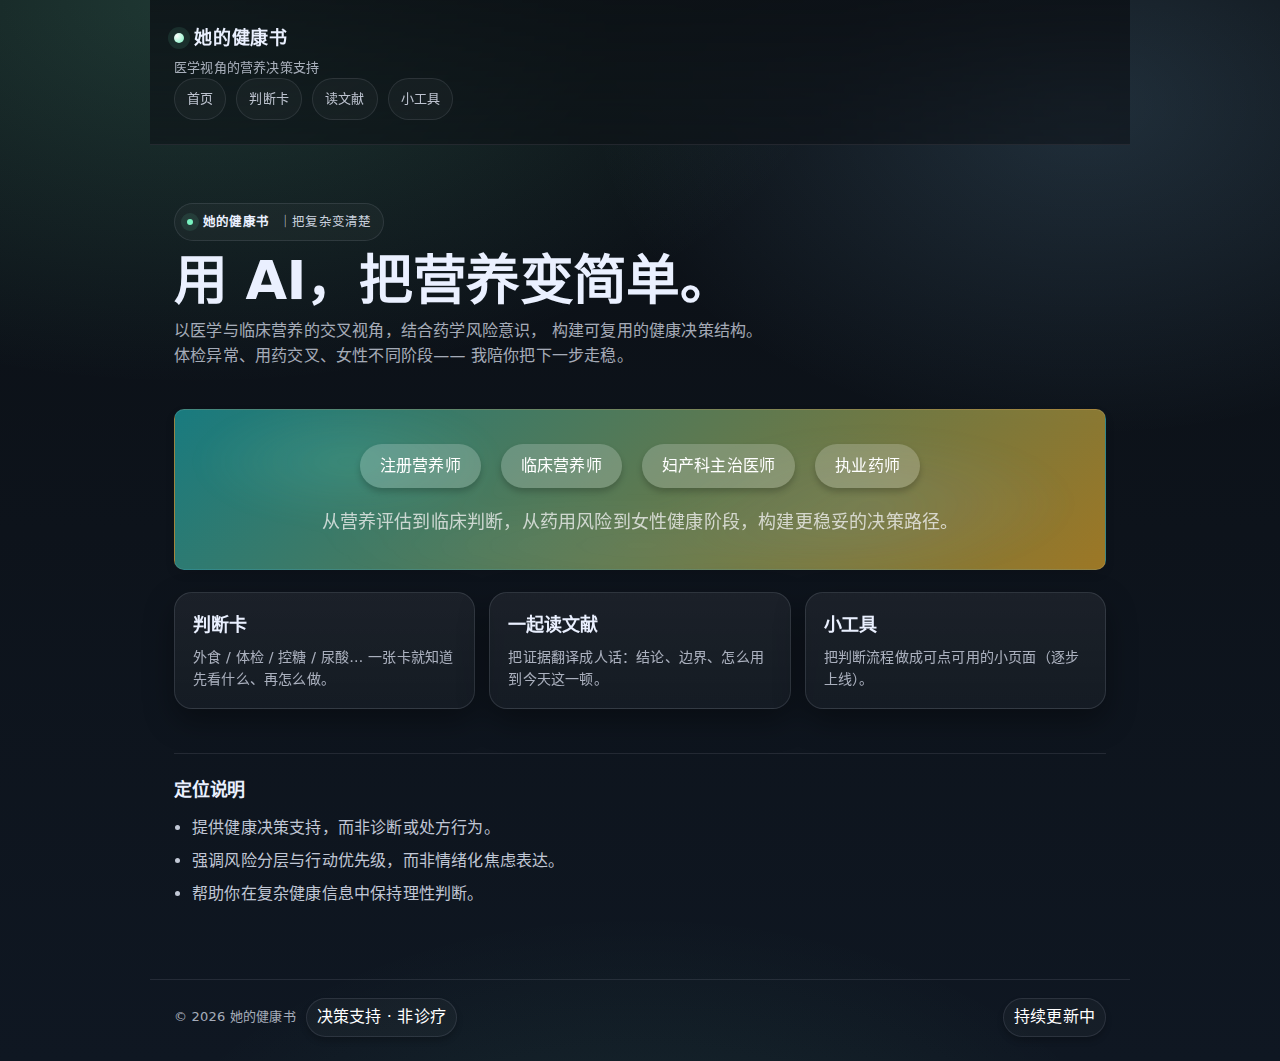
<file: index.html>
<!doctype html>
<html lang="zh-CN">
<head>
  <meta charset="utf-8" />
  <meta name="viewport" content="width=device-width, initial-scale=1" />
  <title>她的健康书｜Rose</title>
  <meta name="description" content="医学视角的营养决策支持平台。用 AI，把营养变简单。" />
  <link rel="stylesheet" href="./assets/css/style.css" />
</head>
<body>

  <header class="container">
    <div class="brand">
      <div class="logo">她的健康书</div>
      <div class="tag">医学视角的营养决策支持</div>
    </div>

    <nav class="nav">
      <a href="#start">首页</a>
      <a href="./content/judgement-cards.html">判断卡</a>
      <a href="./content/papers.html">读文献</a>
      <a href="./content/tools.html">小工具</a>
    </nav>
  </header>

  <main class="container">

    <section class="hero" id="start">

      <div class="kicker">
        <span class="dot"></span>
        <b>她的健康书</b>
        <span>｜把复杂变清楚</span>
      </div>

      <h1>用 AI，把营养变简单。</h1>

      <p class="lead">
        以医学与临床营养的交叉视角，结合药学风险意识，
        构建可复用的健康决策结构。
        <br/>
        体检异常、用药交叉、女性不同阶段——
        我陪你把下一步走稳。
      </p>

     <section class="cred">
  <div class="cred__glow"></div>
  <div class="cred__inner">
     <div class="pills">
       <!-- 显示所有身份 -->
            <span class="pill">注册营养师</span>
            <span class="pill">临床营养师</span>
            <span class="pill">妇产科主治医师</span>
            <span class="pill">执业药师</span>
        </div>
  <p class="cred__note">从营养评估到临床判断，从药用风险到女性健康阶段，构建更稳妥的决策路径。</p>
</section>

      <div class="cards">
        <a class="card" href="./content/judgement-cards.html">
          <h2>判断卡</h2>
          <p>外食 / 体检 / 控糖 / 尿酸… 一张卡就知道先看什么、再怎么做。</p>
        </a>

        <a class="card" href="./content/papers.html">
          <h2>一起读文献</h2>
          <p>把证据翻译成人话：结论、边界、怎么用到今天这一顿。</p>
        </a>

        <a class="card" href="./content/tools.html">
          <h2>小工具</h2>
          <p>把判断流程做成可点可用的小页面（逐步上线）。</p>
        </a>
      </div>

    </section>

    <section class="section">
      <h2>定位说明</h2>
      <ul class="list">
        <li>提供健康决策支持，而非诊断或处方行为。</li>
        <li>强调风险分层与行动优先级，而非情绪化焦虑表达。</li>
        <li>帮助你在复杂健康信息中保持理性判断。</li>
      </ul>
    </section>

  </main>

  <footer class="container footer">
    <div class="mini">
      <span>© <span id="y"></span> 她的健康书</span>
      <span class="pill">决策支持 · 非诊疗</span>
    </div>
    <div class="mini">
      <span class="pill">持续更新中</span>
    </div>
  </footer>

  <script>
    document.getElementById("y").textContent = new Date().getFullYear();
  </script>
<script>
  // 获取身份相关部分
  const credentials = document.querySelector('.pills');

  // 显示或隐藏身份
  let showMore = false;

  // 按钮事件
  const toggleButton = document.querySelector('.toggle-button');
  
  if (toggleButton) {
    toggleButton.addEventListener('click', () => {
      showMore = !showMore;
      updateCredentials();
    });
  }

  // 更新身份显示内容
  function updateCredentials() {
    const allCredentials = credentials.querySelectorAll('span');
    allCredentials.forEach((cred, index) => {
      if (index >= 2 && !showMore) {
        cred.style.display = 'none'; // 隐藏超过2个的身份
      } else {
        cred.style.display = 'inline-block'; // 显示所有身份
      }
    });
  }
</script>
</body>
</html>
</file>
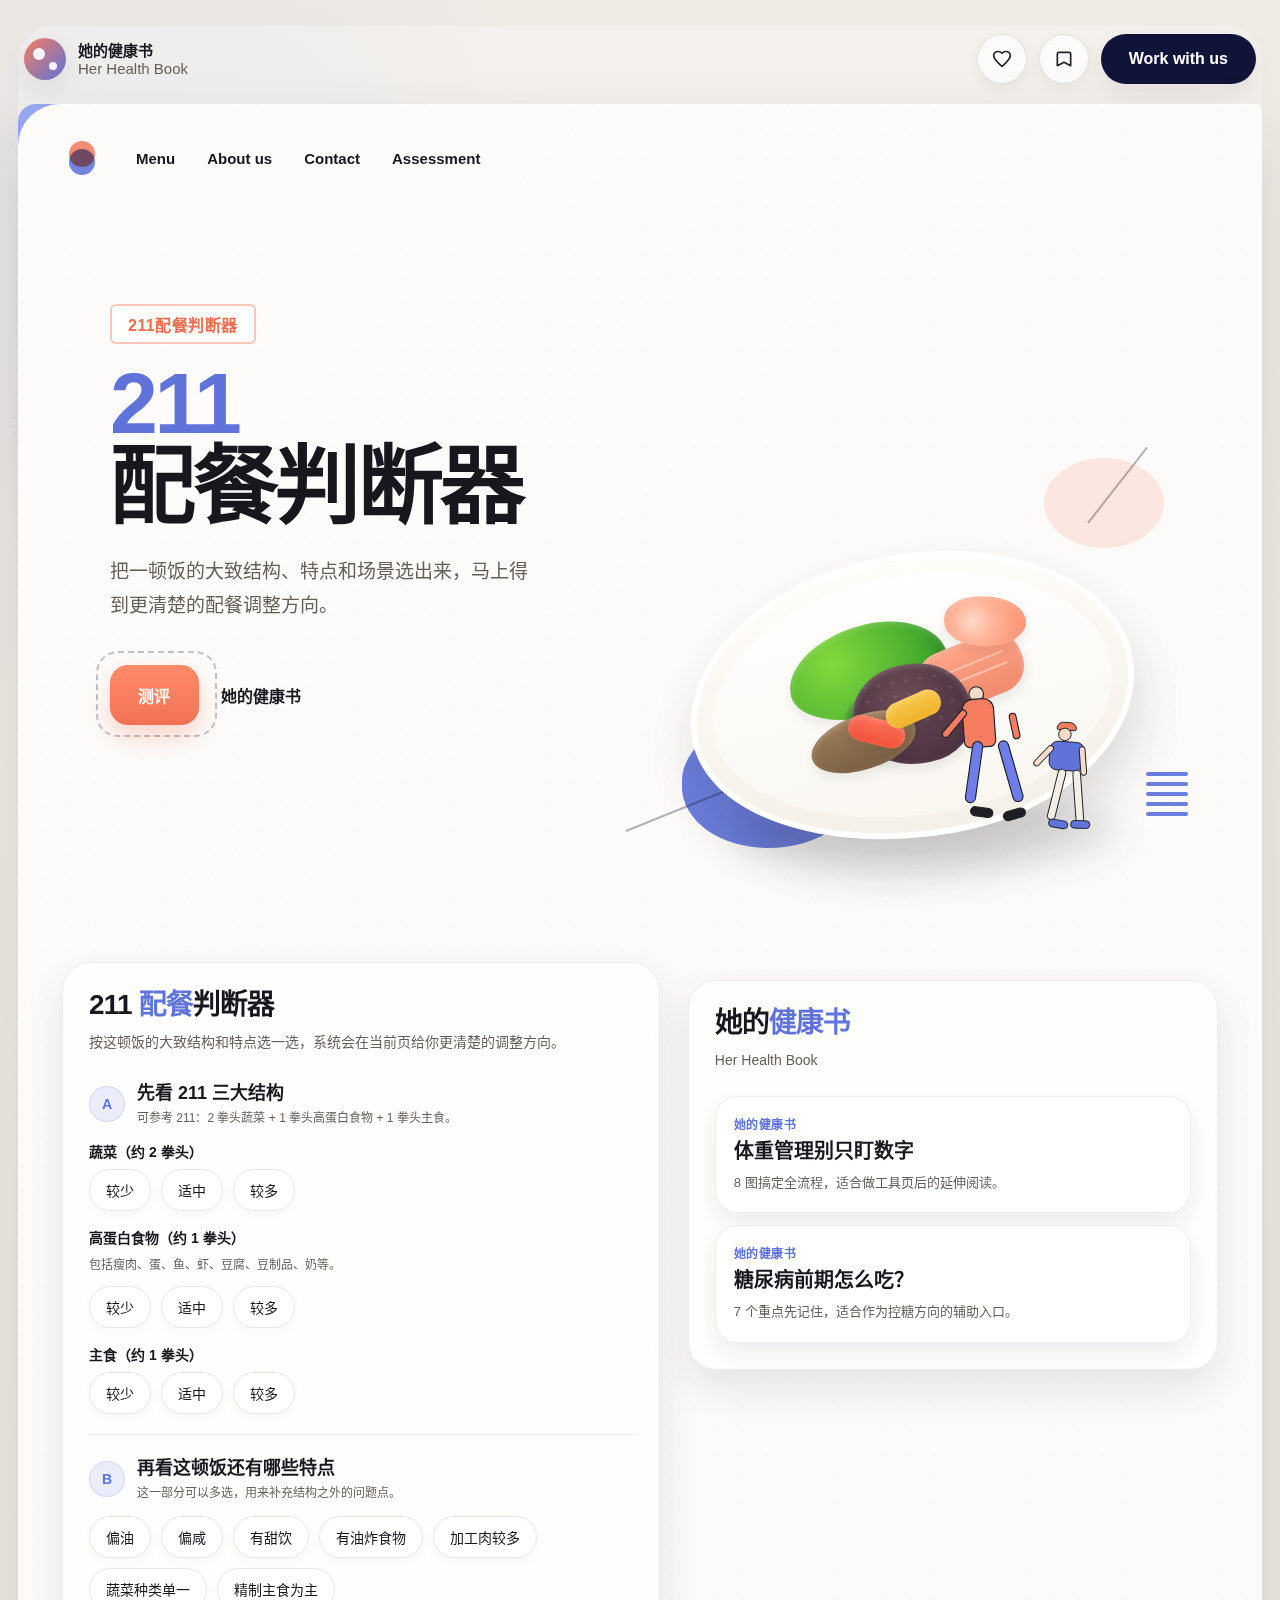
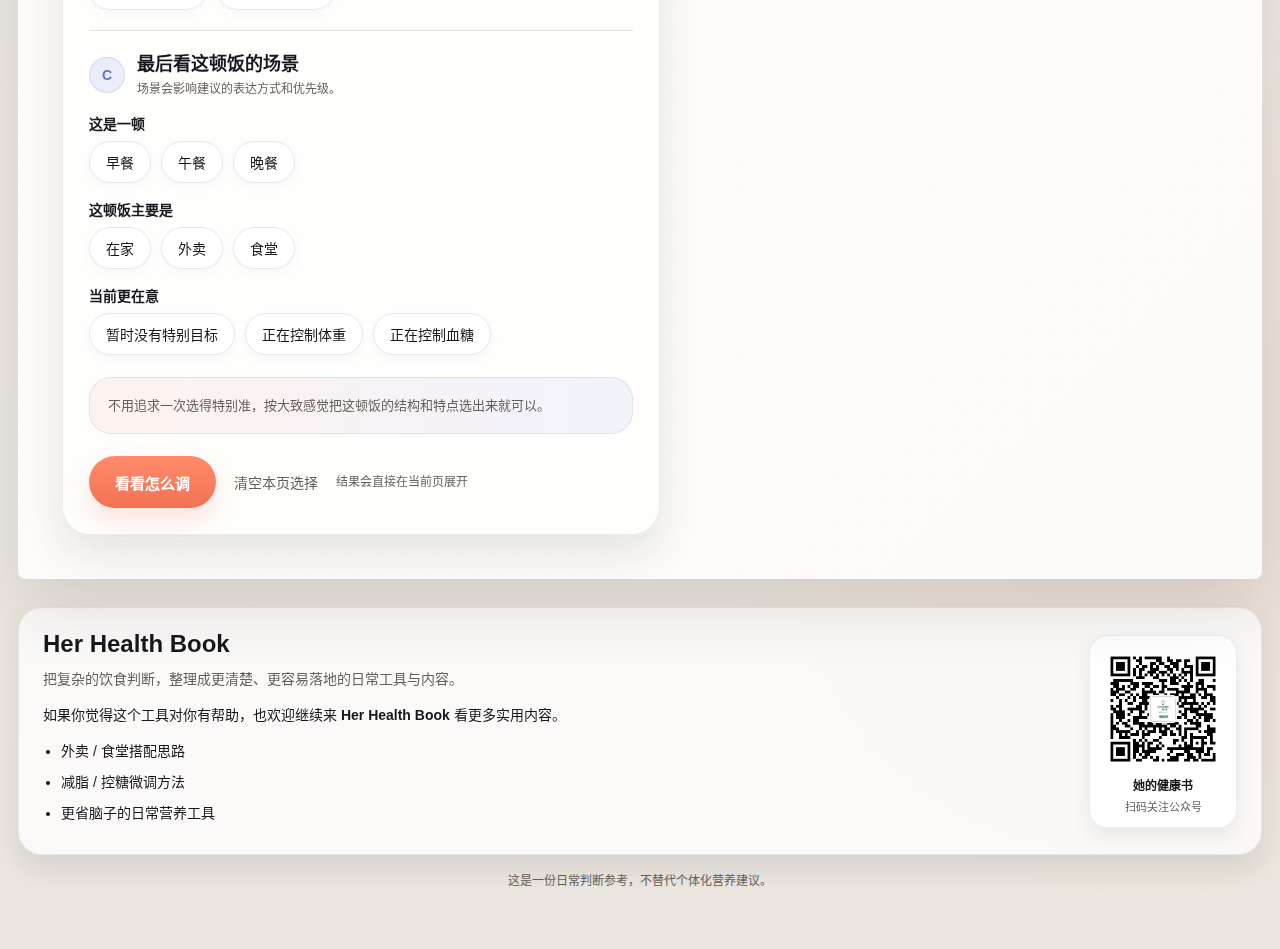
<file: 211-meal-judge.html>
<!DOCTYPE html>
<html lang="zh-CN">
<head>
  <meta charset="UTF-8" />
  <meta name="viewport" content="width=device-width, initial-scale=1.0" />
  <title>她的健康书｜211配餐判断器</title>
  <style>
    :root {
      --bg: #ece8e2;
      --paper: #f7f4ef;
      --paper-2: #f3eee7;
      --ink: #17171d;
      --muted: #655f5a;
      --line: rgba(35, 32, 39, 0.12);
      --accent: #5f73da;
      --accent-soft: rgba(95, 115, 218, 0.12);
      --coral: #f67d5f;
      --coral-deep: #ec6d50;
      --shadow-xl: 0 30px 70px rgba(36, 32, 32, 0.12);
      --shadow-lg: 0 18px 40px rgba(36, 32, 32, 0.10);
      --shadow-md: 0 10px 24px rgba(36, 32, 32, 0.08);
    }

    * { box-sizing: border-box; }
    html { scroll-behavior: smooth; }

    body {
      margin: 0;
      font-family: "PingFang SC", "Microsoft YaHei", Arial, sans-serif;
      color: var(--ink);
      background:
        radial-gradient(circle at 10% 10%, rgba(95,115,218,0.08), transparent 18%),
        radial-gradient(circle at 90% 80%, rgba(246,125,95,0.08), transparent 20%),
        linear-gradient(180deg, #efebe5 0%, #ebe6df 100%);
      min-height: 100vh;
    }

    .page {
      max-width: 1360px;
      margin: 0 auto;
      padding: 26px 18px 56px;
      position: relative;
      overflow: hidden;
    }

    .hero-bg-block {
      position: absolute;
      top: 104px;
      left: 18px;
      width: 300px;
      height: 340px;
      background: linear-gradient(180deg, #6b84f0 0%, #5670dd 100%);
      border-radius: 18px 18px 0 0;
      z-index: 0;
    }

    .hero-curve {
      position: absolute;
      left: 12px;
      top: 415px;
      width: 140px;
      height: 60px;
      border-bottom: 2px dashed rgba(23, 23, 29, 0.26);
      border-radius: 0 0 100px 100px;
      z-index: 0;
      transform: rotate(-2deg);
    }

    .shell {
      position: relative;
      z-index: 1;
      background: rgba(255,255,255,0.3);
      border-radius: 34px;
    }

    .topbar {
      display: flex;
      align-items: center;
      justify-content: space-between;
      gap: 18px;
      padding: 8px 6px 20px;
    }

    .brand {
      display: flex;
      align-items: center;
      gap: 12px;
      font-size: 15px;
      color: var(--muted);
    }

    .brand-mark {
      width: 42px;
      height: 42px;
      border-radius: 50%;
      background: linear-gradient(135deg, var(--coral), var(--accent));
      position: relative;
      box-shadow: var(--shadow-md);
    }

    .brand-mark::before,
    .brand-mark::after {
      content: "";
      position: absolute;
      border-radius: 50%;
      background: rgba(255,255,255,0.92);
    }

    .brand-mark::before {
      width: 12px;
      height: 12px;
      left: 9px;
      top: 10px;
    }

    .brand-mark::after {
      width: 8px;
      height: 8px;
      right: 9px;
      bottom: 10px;
    }

    .brand-name strong {
      display: block;
      color: var(--ink);
      font-size: 15px;
      line-height: 1.2;
    }

    .actions {
      display: flex;
      align-items: center;
      gap: 12px;
    }

    .icon-btn {
      width: 50px;
      height: 50px;
      border-radius: 50%;
      border: 1px solid rgba(23,23,29,0.12);
      background: rgba(255,255,255,0.68);
      display: grid;
      place-items: center;
      box-shadow: 0 6px 16px rgba(23,23,29,0.05);
    }

    .icon-btn svg {
      width: 20px;
      height: 20px;
      stroke: #232129;
    }

    .work-btn {
      border: none;
      background: #0f1438;
      color: #fff;
      border-radius: 999px;
      padding: 16px 28px;
      font-size: 16px;
      font-weight: 700;
      cursor: pointer;
      box-shadow: var(--shadow-md);
    }

    .hero-card {
      position: relative;
      overflow: hidden;
      background:
        linear-gradient(180deg, rgba(255,255,255,0.72), rgba(255,255,255,0.72)),
        linear-gradient(135deg, var(--paper) 0%, var(--paper-2) 100%);
      border-radius: 42px 8px 8px 8px;
      box-shadow: var(--shadow-xl);
      padding: 34px 44px 44px;
      min-height: 860px;
    }

    .paper-noise,
    .paper-noise::before,
    .paper-noise::after {
      position: absolute;
      inset: 0;
      content: "";
      pointer-events: none;
      opacity: 0.32;
      background-image:
        radial-gradient(circle at 20% 30%, rgba(0,0,0,0.03) 0 1px, transparent 1px),
        radial-gradient(circle at 80% 20%, rgba(0,0,0,0.02) 0 1px, transparent 1px),
        radial-gradient(circle at 65% 75%, rgba(0,0,0,0.02) 0 1px, transparent 1px);
      background-size: 24px 24px, 28px 28px, 32px 32px;
    }

    .hero-nav {
      position: relative;
      z-index: 2;
      display: flex;
      align-items: center;
      justify-content: space-between;
      gap: 20px;
      margin-bottom: 30px;
    }

    .hero-nav-left {
      display: flex;
      align-items: center;
      gap: 34px;
      flex-wrap: wrap;
    }

    .mini-logo {
      display: inline-grid;
      place-items: center;
      width: 40px;
      height: 40px;
      position: relative;
    }

    .mini-logo::before,
    .mini-logo::after {
      content: "";
      position: absolute;
      width: 26px;
      height: 26px;
      border-radius: 50%;
    }

    .mini-logo::before {
      background: rgba(246,125,95,0.88);
      top: 3px;
      left: 7px;
    }

    .mini-logo::after {
      background: rgba(95,115,218,0.88);
      bottom: 3px;
      left: 7px;
      mix-blend-mode: multiply;
    }

    .nav-links {
      display: flex;
      align-items: center;
      gap: 32px;
      flex-wrap: wrap;
    }

    .nav-links a {
      color: var(--ink);
      text-decoration: none;
      font-size: 15px;
      font-weight: 600;
    }

    .hero-grid {
      position: relative;
      z-index: 2;
      display: grid;
      grid-template-columns: 1.02fr 0.98fr;
      gap: 28px;
      align-items: start;
    }

    .hero-copy {
      padding: 96px 0 0 48px;
      max-width: 500px;
    }

    .eyebrow {
      display: inline-block;
      font-size: 16px;
      font-weight: 700;
      color: var(--coral-deep);
      letter-spacing: 0.03em;
      margin-bottom: 18px;
      padding: 6px 16px;
      border: 2px solid rgba(241,114,83,0.4);
      border-radius: 6px;
      background: rgba(255,255,255,0.55);
    }

    .title {
      margin: 0;
      font-size: 86px;
      line-height: 0.96;
      font-weight: 900;
      letter-spacing: -0.04em;
    }
    .title .accent { color: var(--accent); }

    .desc {
      margin: 28px 0 0;
      max-width: 420px;
      font-size: 19px;
      line-height: 1.8;
      color: var(--muted);
    }

    .hero-actions {
      display: flex;
      align-items: center;
      gap: 22px;
      margin-top: 42px;
      flex-wrap: wrap;
    }

    .primary-cta {
      border: none;
      border-radius: 18px;
      padding: 18px 28px;
      background: linear-gradient(180deg, #ff8b6b 0%, #f17253 100%);
      color: #fff;
      font-size: 16px;
      font-weight: 800;
      letter-spacing: 0.02em;
      box-shadow: 0 12px 26px rgba(241,114,83,0.28);
      cursor: pointer;
      position: relative;
    }

    .primary-cta::after {
      content: "";
      position: absolute;
      left: -14px;
      bottom: -12px;
      width: calc(100% + 28px);
      height: calc(100% + 22px);
      border: 2px dashed rgba(23,23,29,0.26);
      border-radius: 22px;
      pointer-events: none;
    }

    .ghost-link {
      color: var(--ink);
      font-size: 16px;
      font-weight: 600;
      text-decoration: none;
    }

    .hero-art {
      position: relative;
      min-height: 720px;
    }

    .plate-scene {
      position: absolute;
      right: 18px;
      bottom: 26px;
      width: 610px;
      height: 500px;
    }

    .scene-blob {
      position: absolute;
      border-radius: 50%;
      filter: blur(0.2px);
      z-index: 0;
    }

    .scene-blob-blue {
      width: 180px;
      height: 128px;
      background: rgba(95,115,218,0.92);
      left: 92px;
      bottom: 54px;
      border-radius: 50% 45% 55% 50%;
    }

    .scene-blob-coral {
      width: 120px;
      height: 90px;
      background: rgba(246,125,95,0.16);
      right: 36px;
      top: 56px;
      border-radius: 50%;
    }

    .plate-shadow {
      position: absolute;
      width: 390px;
      height: 74px;
      left: 140px;
      bottom: 34px;
      background: rgba(32, 31, 36, 0.12);
      filter: blur(18px);
      border-radius: 50%;
      z-index: 1;
    }

    .plate-base {
      position: absolute;
      left: 98px;
      bottom: 64px;
      width: 448px;
      height: 284px;
      background: linear-gradient(180deg, #fffdf9 0%, #f4efe7 100%);
      border: 6px solid rgba(255,255,255,0.95);
      border-radius: 50% 50% 46% 54% / 52% 50% 50% 48%;
      transform: rotate(-10deg);
      box-shadow: 0 30px 50px rgba(31, 29, 33, 0.14);
      z-index: 2;
      overflow: hidden;
    }

    .plate-inner {
      position: absolute;
      inset: 16px;
      border-radius: inherit;
      background: linear-gradient(180deg, rgba(255,255,255,0.92), rgba(250,247,241,0.96));
    }

    .food {
      position: absolute;
      border-radius: 999px;
      box-shadow: inset 0 2px 6px rgba(255,255,255,0.22), 0 6px 12px rgba(28,25,25,0.08);
    }

    .veg-broccoli {
      width: 162px;
      height: 92px;
      left: 82px;
      top: 42px;
      background: radial-gradient(circle at 30% 32%, #84d93e 0%, #43a92d 72%, #267320 100%);
      border-radius: 52% 48% 45% 55% / 54% 54% 46% 46%;
      transform: rotate(-6deg);
    }

    .veg-greens {
      width: 104px;
      height: 58px;
      left: 132px;
      top: 108px;
      background: linear-gradient(180deg, #5eaa3d 0%, #357428 100%);
      border-radius: 54% 46% 58% 42%;
      transform: rotate(8deg);
      opacity: 0.95;
    }

    .protein-salmon {
      width: 108px;
      height: 62px;
      right: 86px;
      top: 76px;
      background: linear-gradient(180deg, #ffa589 0%, #f08a6d 100%);
      border-radius: 28px;
      transform: rotate(-12deg);
    }

    .protein-salmon::before,
    .protein-salmon::after {
      content: "";
      position: absolute;
      left: 16px;
      right: 16px;
      height: 2px;
      background: rgba(255,255,255,0.38);
      border-radius: 999px;
    }

    .protein-salmon::before { top: 22px; }
    .protein-salmon::after { top: 34px; }

    .protein-shrimp {
      width: 82px;
      height: 50px;
      right: 76px;
      top: 34px;
      background: radial-gradient(circle at 35% 50%, #ffd9c8 0%, #ffb398 36%, #ff8b69 100%);
      border-radius: 46% 54% 50% 50%;
      transform: rotate(10deg);
    }

    .carb-rice {
      width: 118px;
      height: 100px;
      right: 146px;
      bottom: 52px;
      background: radial-gradient(circle at 45% 34%, #6d4c58 0%, #4e3341 72%, #341f29 100%);
      border-radius: 50% 50% 44% 56%;
    }

    .carb-rice::before {
      content: "";
      position: absolute;
      inset: 10px 14px auto 14px;
      height: 52px;
      background: radial-gradient(circle at 20% 40%, rgba(255,255,255,0.18) 0 2px, transparent 2px);
      background-size: 14px 14px;
      opacity: 0.42;
    }

    .veg-mushroom {
      width: 108px;
      height: 54px;
      left: 92px;
      bottom: 56px;
      background: linear-gradient(180deg, #9d7e59 0%, #7a5f43 100%);
      border-radius: 54% 46% 50% 50%;
      transform: rotate(-8deg);
    }

    .veg-pepper-red,
    .veg-pepper-yellow {
      width: 58px;
      height: 26px;
      bottom: 78px;
      border-radius: 999px;
      transform: rotate(24deg);
    }

    .veg-pepper-red {
      left: 132px;
      background: linear-gradient(180deg, #ff6f58 0%, #ef533a 100%);
    }

    .veg-pepper-yellow {
      left: 172px;
      bottom: 94px;
      background: linear-gradient(180deg, #f7c84f 0%, #efb128 100%);
      transform: rotate(-14deg);
    }

    .plate-line {
      position: absolute;
      height: 2px;
      background: rgba(23,23,29,0.32);
      z-index: 0;
      transform-origin: left center;
    }

    .plate-line-1 {
      width: 144px;
      left: 36px;
      bottom: 70px;
      transform: rotate(-22deg);
    }

    .plate-line-2 {
      width: 96px;
      right: 16px;
      top: 120px;
      transform: rotate(-52deg);
    }

    .plate-bars {
      position: absolute;
      right: 12px;
      bottom: 86px;
      display: grid;
      gap: 6px;
      z-index: 0;
    }

    .plate-bars span {
      width: 42px;
      height: 4px;
      border-radius: 999px;
      background: rgba(95,115,218,0.92);
    }

    .figure {
      position: absolute;
      z-index: 4;
      pointer-events: none;
    }

    .figure .head {
      width: 28px;
      height: 28px;
      border-radius: 50%;
      background: #f4dcc9;
      border: 2px solid #1d1f25;
      position: absolute;
      top: 0;
      left: 32px;
    }

    .figure .body {
      position: absolute;
      top: 22px;
      left: 18px;
      width: 58px;
      height: 88px;
      border-radius: 20px 20px 12px 12px;
      background: var(--coral);
      border: 2px solid #1d1f25;
    }

    .figure .arm,
    .figure .leg {
      position: absolute;
      background: currentColor;
      border: 2px solid #1d1f25;
      border-radius: 20px;
      transform-origin: top center;
    }

    .figure.orange {
      color: var(--coral);
      width: 160px;
      height: 260px;
    }

    .figure.orange .arm.left { width: 14px; height: 62px; left: 18px; top: 42px; transform: rotate(44deg); }
    .figure.orange .arm.right { width: 14px; height: 48px; right: 46px; top: 52px; transform: rotate(-8deg); }
    .figure.orange .leg.left { width: 20px; height: 112px; left: 34px; top: 98px; background: #6e7de7; transform: rotate(12deg); }
    .figure.orange .leg.right { width: 20px; height: 114px; left: 76px; top: 100px; background: #6e7de7; transform: rotate(-12deg); }

    .figure.orange .shoe.left,
    .figure.orange .shoe.right,
    .figure.blue .shoe.left,
    .figure.blue .shoe.right {
      position: absolute;
      width: 42px;
      height: 18px;
      background: #1d1f25;
      border-radius: 30px;
      border: 2px solid #1d1f25;
    }

    .figure.orange .shoe.left { left: 20px; bottom: 26px; transform: rotate(12deg); }
    .figure.orange .shoe.right { left: 78px; bottom: 18px; transform: rotate(-12deg); }

    .figure.blue {
      color: #5f73da;
      width: 140px;
      height: 242px;
    }

    .figure.blue .cap {
      position: absolute;
      top: 0;
      left: 40px;
      width: 42px;
      height: 18px;
      background: var(--coral);
      border: 2px solid #1d1f25;
      border-radius: 18px 18px 6px 6px;
    }

    .figure.blue .head { left: 44px; top: 12px; }
    .figure.blue .body {
      top: 40px;
      left: 28px;
      width: 74px;
      height: 62px;
      border-radius: 18px;
      background: #5f73da;
    }

    .figure.blue .arm.left { width: 14px; height: 56px; left: 28px; top: 52px; background: #f4dcc9; transform: rotate(40deg); }
    .figure.blue .arm.right { width: 14px; height: 62px; left: 88px; top: 48px; background: #f4dcc9; transform: rotate(-8deg); }
    .figure.blue .leg.left { width: 18px; height: 110px; left: 50px; top: 98px; background: #f3efe7; transform: rotate(10deg); }
    .figure.blue .leg.right { width: 18px; height: 110px; left: 78px; top: 98px; background: #f3efe7; transform: rotate(-8deg); }
    .figure.blue .shoe.left { left: 36px; bottom: 20px; background: #5f73da; transform: rotate(6deg); }
    .figure.blue .shoe.right { left: 82px; bottom: 22px; background: #5f73da; transform: rotate(-2deg); }

    .plate-figure-orange {
      left: 360px;
      top: 286px;
      transform: scale(0.56) rotate(-4deg);
      transform-origin: top left;
      z-index: 5;
    }

    .plate-figure-blue {
      left: 448px;
      top: 318px;
      transform: scale(0.48) rotate(4deg);
      transform-origin: top left;
      z-index: 5;
    }

    .content-grid {
      position: relative;
      z-index: 3;
      display: grid;
      grid-template-columns: 1.06fr 0.94fr;
      gap: 28px;
      margin-top: 34px;
      align-items: start;
    }

    .panel {
      background: rgba(255,255,255,0.7);
      border: 1px solid rgba(23,23,29,0.08);
      border-radius: 28px;
      box-shadow: var(--shadow-lg);
      padding: 26px;
      backdrop-filter: blur(6px);
    }

    .panel-title {
      margin: 0 0 8px;
      font-size: 28px;
      line-height: 1.15;
      font-weight: 900;
      letter-spacing: -0.03em;
    }

    .panel-title .accent { color: var(--accent); }

    .panel-desc {
      margin: 0 0 22px;
      font-size: 14px;
      line-height: 1.9;
      color: var(--muted);
      max-width: 560px;
    }

    .section + .section {
      margin-top: 20px;
      padding-top: 18px;
      border-top: 1px solid var(--line);
    }

    .section-head {
      display: flex;
      align-items: center;
      gap: 12px;
      margin-bottom: 12px;
    }

    .badge {
      width: 36px;
      height: 36px;
      border-radius: 50%;
      display: grid;
      place-items: center;
      background: var(--accent-soft);
      color: var(--accent);
      font-size: 14px;
      font-weight: 900;
      border: 1px solid rgba(95,115,218,0.18);
    }

    .section-title {
      margin: 0;
      font-size: 18px;
      font-weight: 800;
    }

    .section-note {
      margin: 4px 0 0;
      font-size: 12px;
      line-height: 1.8;
      color: var(--muted);
    }

    .option-group + .option-group { margin-top: 16px; }

    .group-title {
      margin: 0 0 8px;
      font-size: 14px;
      font-weight: 700;
    }

    .group-desc {
      margin: 0 0 10px;
      font-size: 12px;
      line-height: 1.7;
      color: var(--muted);
    }

    .option-grid {
      display: flex;
      flex-wrap: wrap;
      gap: 10px;
    }

    .chip {
      position: relative;
      display: inline-flex;
      cursor: pointer;
    }

    .chip input {
      position: absolute;
      opacity: 0;
      pointer-events: none;
    }

    .chip span {
      display: inline-flex;
      align-items: center;
      justify-content: center;
      min-height: 42px;
      padding: 0 16px;
      border-radius: 999px;
      background: rgba(255,255,255,0.88);
      border: 1px solid rgba(23,23,29,0.1);
      color: var(--ink);
      font-size: 14px;
      transition: 0.18s ease;
      white-space: nowrap;
      box-shadow: 0 4px 12px rgba(23,23,29,0.03);
    }

    .chip input:checked + span {
      background: linear-gradient(180deg, rgba(95,115,218,0.16), rgba(95,115,218,0.08));
      color: var(--accent);
      border-color: rgba(95,115,218,0.28);
      transform: translateY(-1px);
    }

    .chip span:hover {
      transform: translateY(-1px);
      border-color: rgba(23,23,29,0.16);
    }

    .logic-strip {
      margin-top: 22px;
      border-radius: 22px;
      padding: 16px 18px;
      background: linear-gradient(90deg, rgba(246,125,95,0.09), rgba(95,115,218,0.08));
      border: 1px solid rgba(23,23,29,0.08);
      font-size: 13px;
      line-height: 1.8;
      color: var(--muted);
    }

    .action-area {
      margin-top: 22px;
      display: flex;
      align-items: center;
      gap: 14px;
      flex-wrap: wrap;
    }

    .action-area .main-btn {
      border: none;
      background: linear-gradient(180deg, #ff8b6b 0%, #f17253 100%);
      color: #fff;
      min-height: 52px;
      padding: 0 26px;
      border-radius: 999px;
      font-size: 15px;
      font-weight: 800;
      cursor: pointer;
      box-shadow: 0 12px 24px rgba(241,114,83,0.2);
    }

    .action-area .sub-btn {
      border: none;
      background: transparent;
      color: var(--muted);
      font-size: 14px;
      cursor: pointer;
      padding: 10px 4px;
    }

    .action-tip {
      font-size: 12px;
      color: var(--muted);
      line-height: 1.7;
    }

    .result-panel {
      opacity: 0;
      transform: translateY(10px);
      max-height: 0;
      overflow: hidden;
      transition: opacity 0.32s ease, transform 0.32s ease, max-height 0.45s ease;
    }

    .result-panel.is-visible {
      opacity: 1;
      transform: translateY(0);
      max-height: 2600px;
    }

    .result-card {
      background: rgba(255,255,255,0.84);
      border-radius: 28px;
      border: 1px solid rgba(23,23,29,0.08);
      box-shadow: var(--shadow-lg);
      padding: 24px;
    }

    .result-topline {
      display: flex;
      align-items: center;
      gap: 10px;
      margin-bottom: 14px;
    }

    .result-tag {
      display: inline-flex;
      align-items: center;
      height: 30px;
      padding: 0 14px;
      border-radius: 999px;
      background: rgba(95,115,218,0.12);
      color: var(--accent);
      font-size: 12px;
      font-weight: 800;
    }

    .result-line {
      flex: 1;
      height: 1px;
      background: linear-gradient(90deg, rgba(95,115,218,0.24), transparent 100%);
    }

    .result-summary {
      font-size: 22px;
      line-height: 1.7;
      font-weight: 800;
      margin-bottom: 16px;
    }

    .result-section + .result-section {
      margin-top: 16px;
      padding-top: 16px;
      border-top: 1px solid var(--line);
    }

    .result-section h3 {
      margin: 0 0 10px;
      font-size: 14px;
      color: var(--coral-deep);
    }

    .result-section ul {
      margin: 0;
      padding-left: 18px;
    }

    .result-section li {
      margin-bottom: 10px;
      line-height: 1.9;
    }

    .soft-note {
      padding: 16px;
      border-radius: 18px;
      background: linear-gradient(90deg, rgba(95,115,218,0.06), rgba(246,125,95,0.06));
      border: 1px solid rgba(23,23,29,0.06);
      font-size: 14px;
      line-height: 1.9;
      color: var(--muted);
    }

    .mini-links {
      display: grid;
      gap: 12px;
    }

    .mini-link {
      text-decoration: none;
      color: inherit;
      display: block;
      padding: 18px;
      border-radius: 22px;
      background: rgba(255,255,255,0.76);
      border: 1px solid rgba(23,23,29,0.08);
      box-shadow: var(--shadow-md);
    }

    .mini-link .kicker {
      font-size: 12px;
      font-weight: 800;
      color: var(--accent);
      letter-spacing: 0.04em;
      margin-bottom: 6px;
    }

    .mini-link .headline {
      font-size: 20px;
      line-height: 1.35;
      font-weight: 900;
      margin-bottom: 6px;
    }

    .mini-link .copy {
      font-size: 13px;
      line-height: 1.8;
      color: var(--muted);
    }

    .footer-note {
      margin-top: 16px;
      text-align: center;
      font-size: 12px;
      color: var(--muted);
      line-height: 1.8;
    }

    @media (max-width: 1180px) {
      .hero-grid,
      .content-grid {
        grid-template-columns: 1fr;
      }

      .hero-copy {
        padding: 40px 0 0 0;
        max-width: none;
      }

      .hero-art {
        min-height: 620px;
      }

      .plate-scene {
        right: 50%;
        transform: translateX(50%);
      }
    }

    @media (max-width: 820px) {
      .topbar { padding-bottom: 12px; }
      .actions .icon-btn { display: none; }
      .work-btn { padding: 13px 20px; font-size: 14px; }
      .hero-card { padding: 22px 18px 26px; min-height: auto; border-radius: 28px; }
      .hero-nav { margin-bottom: 12px; }
      .nav-links { gap: 18px; }
      .hero-nav-left { gap: 20px; }
      .title { font-size: 52px; }
      .desc { font-size: 16px; margin-top: 18px; }
      .hero-art { min-height: 430px; }
      .plate-scene {
        position: relative;
        right: auto;
        bottom: auto;
        width: 100%;
        max-width: 430px;
        height: 340px;
        margin: 0 auto;
        transform: none;
      }
      .plate-base {
        left: 72px;
        bottom: 44px;
        width: 320px;
        height: 206px;
      }
      .plate-shadow {
        width: 280px;
        height: 54px;
        left: 108px;
        bottom: 24px;
      }
      .scene-blob-blue {
        width: 130px;
        height: 92px;
        left: 42px;
        bottom: 30px;
      }
      .scene-blob-coral {
        width: 84px;
        height: 64px;
        right: 30px;
        top: 24px;
      }
      .veg-broccoli { width: 118px; height: 66px; left: 56px; top: 28px; }
      .veg-greens { width: 78px; height: 42px; left: 96px; top: 78px; }
      .protein-salmon { width: 80px; height: 46px; right: 62px; top: 56px; }
      .protein-shrimp { width: 58px; height: 34px; right: 56px; top: 24px; }
      .carb-rice { width: 84px; height: 72px; right: 102px; bottom: 34px; }
      .veg-mushroom { width: 76px; height: 40px; left: 64px; bottom: 38px; }
      .veg-pepper-red { width: 42px; height: 18px; left: 92px; bottom: 52px; }
      .veg-pepper-yellow { width: 42px; height: 18px; left: 122px; bottom: 64px; }
      .plate-line-1 { width: 86px; left: 16px; bottom: 40px; }
      .plate-line-2 { width: 60px; right: 10px; top: 84px; }
      .plate-bars { right: 8px; bottom: 42px; }
      .plate-bars span { width: 28px; height: 3px; }
      .plate-figure-orange {
        left: 258px;
        top: 194px;
        transform: scale(0.42) rotate(-4deg);
      }
      .plate-figure-blue {
        left: 318px;
        top: 220px;
        transform: scale(0.36) rotate(4deg);
      }
      .panel { padding: 18px 14px; border-radius: 22px; }
      .panel-title { font-size: 24px; }
    }

    @media (max-width: 560px) {
      .page { padding: 14px 10px 36px; }
      .hero-bg-block, .hero-curve { display: none; }
      .topbar { align-items: flex-start; }
      .brand-name { display: block; }
      .hero-nav { gap: 10px; }
      .nav-links { gap: 14px; }
      .nav-links a { font-size: 13px; }
      .hero-copy { padding-top: 22px; }
      .eyebrow { font-size: 13px; }
      .title { font-size: 40px; }
      .desc { font-size: 14px; line-height: 1.8; }
      .hero-actions { margin-top: 26px; gap: 14px; }
      .primary-cta { padding: 14px 22px; font-size: 14px; }
      .primary-cta::after { display: none; }
      .hero-art { min-height: 340px; }
      .result-summary { font-size: 18px; }
      .action-area .main-btn { width: 100%; }
      .photo-figure-orange {
        left: 180px;
        top: 145px;
        transform: scale(0.36) rotate(-6deg);
      }
      .photo-figure-blue {
        left: 236px;
        top: 158px;
        transform: scale(0.33) rotate(4deg);
      }
    }
  .her-health-book-section {
  margin-top: 28px;
}

.her-health-book-card {
  display: grid;
  grid-template-columns: 1fr 148px;
  gap: 20px;
  align-items: center;
  padding: 22px 24px;
  border-radius: 24px;
  background: rgba(255, 255, 255, 0.78);
  border: 1px solid rgba(23, 23, 29, 0.08);
  box-shadow: 0 14px 30px rgba(23, 23, 29, 0.10);
  backdrop-filter: blur(6px);
  -webkit-backdrop-filter: blur(6px);
}

.her-health-book-copy {
  min-width: 0;
}

.her-health-book-title {
  margin: 0 0 8px;
  font-size: 24px;
  line-height: 1.2;
  font-weight: 900;
  color: #17171d;
}

.her-health-book-subtitle {
  margin: 0 0 10px;
  font-size: 14px;
  line-height: 1.8;
  color: #655f5a;
}

.her-health-book-text {
  margin: 0;
  font-size: 14px;
  line-height: 1.9;
  color: #17171d;
}

.her-health-book-list {
  margin: 10px 0 0;
  padding-left: 18px;
}

.her-health-book-list li {
  margin: 0 0 6px;
  font-size: 14px;
  line-height: 1.8;
  color: #17171d;
}

.her-health-book-qrcode {
  text-decoration: none;
  color: inherit;
}

.her-health-book-qrcode-card {
  padding: 12px;
  border-radius: 18px;
  background: rgba(255, 255, 255, 0.96);
  border: 1px solid rgba(23, 23, 29, 0.08);
  text-align: center;
  box-shadow: 0 10px 20px rgba(23, 23, 29, 0.08);
}

.her-health-book-qrcode-card img {
  display: block;
  width: 100%;
  height: auto;
  border-radius: 12px;
  background: #fff;
}

.her-health-book-qrcode-title {
  margin-top: 8px;
  font-size: 12px;
  font-weight: 800;
  line-height: 1.4;
  color: #17171d;
}

.her-health-book-qrcode-note {
  margin-top: 4px;
  font-size: 11px;
  line-height: 1.5;
  color: #655f5a;
}

@media (max-width: 768px) {
  .her-health-book-card {
    grid-template-columns: 1fr;
    gap: 16px;
    padding: 18px 16px;
  }

  .her-health-book-title {
    font-size: 20px;
  }

  .her-health-book-subtitle,
  .her-health-book-text,
  .her-health-book-list li {
    font-size: 13px;
  }

  .her-health-book-qrcode {
    display: flex;
    justify-content: center;
  }

  .her-health-book-qrcode-card {
    width: 122px;
    padding: 10px;
    border-radius: 16px;
  }

  .her-health-book-qrcode-title {
    font-size: 11px;
  }

  .her-health-book-qrcode-note {
    font-size: 10px;
  }
}
  </style>
</head>
<body>
  <div class="page">
    <div class="hero-bg-block"></div>
    <div class="hero-curve"></div>

    <div class="shell">
      <header class="topbar">
        <div class="brand">
          <div class="brand-mark"></div>
          <div class="brand-name">
            <strong>她的健康书</strong>
            <span>Her Health Book</span>
          </div>
        </div>

        <div class="actions">
          <div class="icon-btn" aria-hidden="true">
            <svg fill="none" viewBox="0 0 24 24" stroke-width="2">
              <path stroke-linecap="round" stroke-linejoin="round" d="m12 21-1.45-1.32C5.4 15.03 2 11.96 2 8.2 2 5.13 4.42 3 7.5 3c1.74 0 3.41.81 4.5 2.09A6.03 6.03 0 0 1 16.5 3C19.58 3 22 5.13 22 8.2c0 3.76-3.4 6.83-8.55 11.48L12 21Z"/>
            </svg>
          </div>
          <div class="icon-btn" aria-hidden="true">
            <svg fill="none" viewBox="0 0 24 24" stroke-width="2">
              <path stroke-linecap="round" stroke-linejoin="round" d="M6 4h12a2 2 0 0 1 2 2v14l-8-4-8 4V6a2 2 0 0 1 2-2Z"/>
            </svg>
          </div>
          <button class="work-btn" type="button">Work with us</button>
        </div>
      </header>

      <section class="hero-card">
        <div class="paper-noise"></div>

        <div class="hero-nav">
          <div class="hero-nav-left">
            <div class="mini-logo" aria-hidden="true"></div>
            <nav class="nav-links">
              <a href="#toolPanel">Menu</a>
              <a href="#resultPanel">About us</a>
              <a href="#guideLinks">Contact</a>
              <a href="#toolPanel">Assessment</a>
            </nav>
          </div>
        </div>

        <div class="hero-grid">
          <div class="hero-copy">
            <div class="eyebrow">211配餐判断器</div>
            <h1 class="title"><span class="accent">211</span><br>配餐判断器</h1>
            <p class="desc">把一顿饭的大致结构、特点和场景选出来，马上得到更清楚的配餐调整方向。</p>

            <div class="hero-actions">
              <button class="primary-cta" type="button" onclick="document.getElementById('toolPanel').scrollIntoView({behavior:'smooth'})">测评</button>
              <a class="ghost-link" href="#toolPanel">她的健康书</a>
            </div>
          </div>

          <div class="hero-art" aria-hidden="true">
            <div class="plate-scene">
              <div class="scene-blob scene-blob-blue"></div>
              <div class="scene-blob scene-blob-coral"></div>
              <div class="plate-shadow"></div>
              <div class="plate-base">
                <div class="plate-inner">
                  <div class="food veg-broccoli"></div>
                  <div class="food veg-greens"></div>
                  <div class="food protein-salmon"></div>
                  <div class="food protein-shrimp"></div>
                  <div class="food carb-rice"></div>
                  <div class="food veg-mushroom"></div>
                  <div class="food veg-pepper-red"></div>
                  <div class="food veg-pepper-yellow"></div>
                </div>
              </div>

              <div class="plate-line plate-line-1"></div>
              <div class="plate-line plate-line-2"></div>
              <div class="plate-bars">
                <span></span><span></span><span></span><span></span><span></span>
              </div>

              <div class="figure orange plate-figure-orange">
                <div class="head"></div>
                <div class="body"></div>
                <div class="arm left"></div>
                <div class="arm right"></div>
                <div class="leg left"></div>
                <div class="leg right"></div>
                <div class="shoe left"></div>
                <div class="shoe right"></div>
              </div>

              <div class="figure blue plate-figure-blue">
                <div class="cap"></div>
                <div class="head"></div>
                <div class="body"></div>
                <div class="arm left"></div>
                <div class="arm right"></div>
                <div class="leg left"></div>
                <div class="leg right"></div>
                <div class="shoe left"></div>
                <div class="shoe right"></div>
              </div>
            </div>
          </div>
        </div>

        <div class="content-grid">
          <section class="panel" id="toolPanel">
            <h2 class="panel-title">211 <span class="accent">配餐</span>判断器</h2>
            <p class="panel-desc">按这顿饭的大致结构和特点选一选，系统会在当前页给你更清楚的调整方向。</p>

            <section class="section">
              <div class="section-head">
                <div class="badge">A</div>
                <div>
                  <h3 class="section-title">先看 211 三大结构</h3>
                  <p class="section-note">可参考 211：2 拳头蔬菜 + 1 拳头高蛋白食物 + 1 拳头主食。</p>
                </div>
              </div>

              <div class="option-group">
                <div class="group-title">蔬菜（约 2 拳头）</div>
                <div class="option-grid">
                  <label class="chip"><input type="radio" name="vegetable" value="less"><span>较少</span></label>
                  <label class="chip"><input type="radio" name="vegetable" value="medium"><span>适中</span></label>
                  <label class="chip"><input type="radio" name="vegetable" value="more"><span>较多</span></label>
                </div>
              </div>

              <div class="option-group">
                <div class="group-title">高蛋白食物（约 1 拳头）</div>
                <div class="group-desc">包括瘦肉、蛋、鱼、虾、豆腐、豆制品、奶等。</div>
                <div class="option-grid">
                  <label class="chip"><input type="radio" name="protein" value="less"><span>较少</span></label>
                  <label class="chip"><input type="radio" name="protein" value="medium"><span>适中</span></label>
                  <label class="chip"><input type="radio" name="protein" value="more"><span>较多</span></label>
                </div>
              </div>

              <div class="option-group">
                <div class="group-title">主食（约 1 拳头）</div>
                <div class="option-grid">
                  <label class="chip"><input type="radio" name="carb" value="less"><span>较少</span></label>
                  <label class="chip"><input type="radio" name="carb" value="medium"><span>适中</span></label>
                  <label class="chip"><input type="radio" name="carb" value="more"><span>较多</span></label>
                </div>
              </div>
            </section>

            <section class="section">
              <div class="section-head">
                <div class="badge">B</div>
                <div>
                  <h3 class="section-title">再看这顿饭还有哪些特点</h3>
                  <p class="section-note">这一部分可以多选，用来补充结构之外的问题点。</p>
                </div>
              </div>

              <div class="option-grid">
                <label class="chip"><input type="checkbox" name="extras" value="oilHeavy"><span>偏油</span></label>
                <label class="chip"><input type="checkbox" name="extras" value="salty"><span>偏咸</span></label>
                <label class="chip"><input type="checkbox" name="extras" value="sweetDrink"><span>有甜饮</span></label>
                <label class="chip"><input type="checkbox" name="extras" value="friedFood"><span>有油炸食物</span></label>
                <label class="chip"><input type="checkbox" name="extras" value="processedMeat"><span>加工肉较多</span></label>
                <label class="chip"><input type="checkbox" name="extras" value="vegSingle"><span>蔬菜种类单一</span></label>
                <label class="chip"><input type="checkbox" name="extras" value="refinedCarb"><span>精制主食为主</span></label>
              </div>
            </section>

            <section class="section">
              <div class="section-head">
                <div class="badge">C</div>
                <div>
                  <h3 class="section-title">最后看这顿饭的场景</h3>
                  <p class="section-note">场景会影响建议的表达方式和优先级。</p>
                </div>
              </div>

              <div class="option-group">
                <div class="group-title">这是一顿</div>
                <div class="option-grid">
                  <label class="chip"><input type="radio" name="mealTime" value="breakfast"><span>早餐</span></label>
                  <label class="chip"><input type="radio" name="mealTime" value="lunch"><span>午餐</span></label>
                  <label class="chip"><input type="radio" name="mealTime" value="dinner"><span>晚餐</span></label>
                </div>
              </div>

              <div class="option-group">
                <div class="group-title">这顿饭主要是</div>
                <div class="option-grid">
                  <label class="chip"><input type="radio" name="mealSource" value="home"><span>在家</span></label>
                  <label class="chip"><input type="radio" name="mealSource" value="takeout"><span>外卖</span></label>
                  <label class="chip"><input type="radio" name="mealSource" value="canteen"><span>食堂</span></label>
                </div>
              </div>

              <div class="option-group">
                <div class="group-title">当前更在意</div>
                <div class="option-grid">
                  <label class="chip"><input type="radio" name="goal" value="none"><span>暂时没有特别目标</span></label>
                  <label class="chip"><input type="radio" name="goal" value="weight"><span>正在控制体重</span></label>
                  <label class="chip"><input type="radio" name="goal" value="glucose"><span>正在控制血糖</span></label>
                </div>
              </div>
            </section>

            <div class="logic-strip">不用追求一次选得特别准，按大致感觉把这顿饭的结构和特点选出来就可以。</div>

            <div class="action-area">
              <button id="generateBtn" class="main-btn" type="button">看看怎么调</button>
              <button id="resetBtn" class="sub-btn" type="button">清空本页选择</button>
              <div class="action-tip">结果会直接在当前页展开</div>
            </div>
          </section>

          <div class="right-column">
            <section id="resultPanel" class="result-panel">
              <div class="result-card">
                <div class="result-topline">
                  <div class="result-tag">结果卡</div>
                  <div class="result-line"></div>
                </div>

                <div class="result-summary" id="resultSummary"></div>

                <div class="result-section">
                  <h3>这顿饭可以这样调</h3>
                  <ul id="resultAdvice"></ul>
                </div>

                <div class="result-section">
                  <h3>可以优先这样换</h3>
                  <ul id="resultSwap"></ul>
                </div>

                <div class="result-section">
                  <h3>小提醒</h3>
                  <div class="soft-note" id="resultNote"></div>
                </div>
              </div>
            </section>

            <section class="panel" id="guideLinks" style="margin-top: 18px;">
              <h2 class="panel-title">她的<span class="accent">健康书</span></h2>
              <p class="panel-desc">Her Health Book</p>

              <div class="mini-links">
                <a class="mini-link" href="https://mp.weixin.qq.com/s/g6QCzfCB7ZxzQDXcRQjglw" target="_blank" rel="noopener noreferrer">
                  <div class="kicker">她的健康书</div>
                  <div class="headline">体重管理别只盯数字</div>
                  <div class="copy">8 图搞定全流程，适合做工具页后的延伸阅读。</div>
                </a>

                <a class="mini-link" href="https://mp.weixin.qq.com/s/4UbgHEZPZLTipza_lQ5qcQ" target="_blank" rel="noopener noreferrer">
                  <div class="kicker">她的健康书</div>
                  <div class="headline">糖尿病前期怎么吃？</div>
                  <div class="copy">7 个重点先记住，适合作为控糖方向的辅助入口。</div>
                </a>
              </div>
            </section>
          </div>
        </div>
      </section>
    </div>
<section class="her-health-book-section">
  <div class="her-health-book-card">
    <div class="her-health-book-copy">
      <h3 class="her-health-book-title">Her Health Book</h3>
      <p class="her-health-book-subtitle">
        把复杂的饮食判断，整理成更清楚、更容易落地的日常工具与内容。
      </p>
      <p class="her-health-book-text">
        如果你觉得这个工具对你有帮助，也欢迎继续来 <strong>Her Health Book</strong> 看更多实用内容。
      </p>
      <ul class="her-health-book-list">
        <li>外卖 / 食堂搭配思路</li>
        <li>减脂 / 控糖微调方法</li>
        <li>更省脑子的日常营养工具</li>
      </ul>
    </div>

    <a class="her-health-book-qrcode"
       href="https://mp.weixin.qq.com/s/g6QCzfCB7ZxzQDXcRQjglw"
       target="_blank"
       rel="noopener noreferrer"
       aria-label="打开她的健康书公众号">
      <div class="her-health-book-qrcode-card">
        <img src="wechat-qrcode.png" alt="她的健康书公众号二维码">
        <div class="her-health-book-qrcode-title">她的健康书</div>
        <div class="her-health-book-qrcode-note">扫码关注公众号</div>
      </div>
    </a>
  </div>
</section>
    <div class="footer-note">这是一份日常判断参考，不替代个体化营养建议。</div>
  </div>

  <script>
    const generateBtn = document.getElementById('generateBtn');
    const resetBtn = document.getElementById('resetBtn');
    const resultPanel = document.getElementById('resultPanel');
    const resultSummary = document.getElementById('resultSummary');
    const resultAdvice = document.getElementById('resultAdvice');
    const resultSwap = document.getElementById('resultSwap');
    const resultNote = document.getElementById('resultNote');

    function getRadioValue(name) {
      const checked = document.querySelector(`input[name="${name}"]:checked`);
      return checked ? checked.value : null;
    }

    function getCheckedValues(name) {
      return Array.from(document.querySelectorAll(`input[name="${name}"]:checked`)).map(input => input.value);
    }

    function getFormState() {
      return {
        vegetable: getRadioValue('vegetable'),
        protein: getRadioValue('protein'),
        carb: getRadioValue('carb'),
        extras: getCheckedValues('extras'),
        mealTime: getRadioValue('mealTime'),
        mealSource: getRadioValue('mealSource'),
        goal: getRadioValue('goal')
      };
    }

    function renderList(target, items) {
      target.innerHTML = '';
      items.forEach(item => {
        const li = document.createElement('li');
        li.textContent = item;
        target.appendChild(li);
      });
    }

    function renderResult(result) {
      resultSummary.textContent = result.summary;
      renderList(resultAdvice, result.advice);
      renderList(resultSwap, result.swaps);
      resultNote.textContent = result.note;
    }

    function getMealSuggestion(state) {
      const advice = [];
      const swaps = [];
      let summary = '这顿饭已经有基础了，再调一个关键点会更稳。';
      let note = '不用一次改很多，先抓住最影响整体的那一个点就很好。';

      const hasSweetDrink = state.extras.includes('sweetDrink');
      const hasOilHeavy = state.extras.includes('oilHeavy');
      const hasSalty = state.extras.includes('salty');
      const hasFriedFood = state.extras.includes('friedFood');
      const hasProcessedMeat = state.extras.includes('processedMeat');
      const hasVegSingle = state.extras.includes('vegSingle');
      const hasRefinedCarb = state.extras.includes('refinedCarb');

      if (state.vegetable === 'less' || state.protein === 'less') {
        summary = '这顿饭更需要先补结构，不只是单纯少吃一点。';
      }

      if (hasSweetDrink || hasOilHeavy || hasFriedFood || hasSalty) {
        summary = '这顿饭的重点不是吃得更少，而是把偏重的部分稍微拉回一点。';
      }

      if (
        state.vegetable === 'medium' &&
        state.protein === 'medium' &&
        state.carb === 'medium' &&
        !hasSweetDrink &&
        !hasOilHeavy &&
        !hasFriedFood &&
        !hasProcessedMeat &&
        !hasVegSingle &&
        !hasRefinedCarb &&
        !hasSalty
      ) {
        summary = '这顿饭整体结构已经比较顺了，先保持这个方向就很好。';
      }

      if (state.vegetable === 'less') advice.push('先把蔬菜补起来，至少让这一餐里有一份像样的菜。');
      if (state.protein === 'less') advice.push('高蛋白食物再补一点，这顿饭会更稳，也更顶饱。');
      if (state.carb === 'more') advice.push('主食可以先收一点，给蔬菜和高蛋白食物留出位置。');
      if (state.carb === 'less' && state.mealTime !== 'dinner') advice.push('主食如果太少，后面更容易饿，适当补一点会更稳。');
      if (hasSweetDrink) advice.push('先把甜饮换掉，这一步通常最直接。');
      if (hasOilHeavy) advice.push('这顿饭已经偏油了，下一餐可以尽量清爽一点。');
      if (hasSalty) advice.push('这顿饭如果偏咸，下一次可以优先少一点重口调味或加工搭配。');
      if (hasFriedFood) advice.push('油炸食物能减一点，整顿饭的负担会小很多。');
      if (hasProcessedMeat) advice.push('加工肉可以少一点，优先换成更简单的高蛋白食物来源。');
      if (hasVegSingle) advice.push('蔬菜不只是有就行，种类再丰富一点会更好。');
      if (hasRefinedCarb) advice.push('主食如果太精，可以慢慢换掉一部分。');

      if (state.vegetable === 'less' || hasVegSingle) swaps.push('蔬菜可以优先补西兰花、菠菜、油菜、番茄或菌菇这类更容易上手的食材。');
      if (state.protein === 'less') swaps.push('高蛋白食物可以优先补鸡蛋、豆腐、鱼虾、瘦肉或牛奶这类更稳妥的来源。');
      if (state.carb === 'more' || hasRefinedCarb) swaps.push('主食如果太精或太集中，可以慢慢换一点杂粮饭、玉米、红薯或燕麦。');
      if (hasSweetDrink) swaps.push('甜饮可以优先换成白水、茶、无糖豆浆或纯牛奶。');
      if (hasOilHeavy || hasFriedFood) swaps.push('做法上可以先从少油煎、清炒、焯拌、蒸煮这些更轻一点的方向开始。');
      if (hasSalty) swaps.push('如果这顿饭偏咸，下一次可以优先换成更清淡一点的搭配，少一点重口酱汁或腌制类。');

      if (state.goal === 'glucose') {
        if (hasSweetDrink) {
          note = '如果你正在控制血糖，优先先看结构：主食量收稳一点，同时尽量把甜饮拿掉。';
        } else if (state.carb === 'more' || hasRefinedCarb) {
          if (state.mealSource === 'home') note = '如果你正在控制血糖，在家更容易调整份量：主食先少一点，也尽量别太精。';
          else if (state.mealSource === 'takeout') note = '如果你正在控制血糖，外卖可以先从主食下手：下一次点单时主食少一点，也尽量别太精。';
          else if (state.mealSource === 'canteen') note = '如果你正在控制血糖，食堂可以先从主食份量下手：少打一口主食，也尽量别太精。';
          else note = '如果你正在控制血糖，优先先看结构：主食量收稳一点，主食别太集中，也尽量别太精。';
        } else if (state.vegetable === 'less' || state.protein === 'less') {
          if (state.mealSource === 'home') note = '如果你正在控制血糖，在家可以优先把蔬菜和高蛋白食物配够，这顿饭通常会更稳。';
          else if (state.mealSource === 'takeout') note = '如果你正在控制血糖，外卖更适合先补一份蔬菜或高蛋白食物，不用一次改很多。';
          else if (state.mealSource === 'canteen') note = '如果你正在控制血糖，食堂里可以优先多拿一份蔬菜，再补一个高蛋白食物。';
          else note = '如果你正在控制血糖，这顿饭不只是要看主食，也要看蔬菜和高蛋白食物有没有配够。';
        } else {
          note = '如果你正在控制血糖，也可以试着把吃饭顺序调一调：先吃蔬菜，再吃高蛋白食物，最后吃主食。';
        }
      } else if (state.goal === 'weight') {
        if (hasSweetDrink) {
          note = '如果你正在控制体重，把甜饮换成白水、茶或无糖饮品，通常会更有帮助。';
        } else if (hasOilHeavy || hasFriedFood || hasProcessedMeat || hasSalty) {
          if (state.mealSource === 'home') note = '如果你正在控制体重，在家更值得先调做法，往少油、清爽一点的方向走会更合适。';
          else if (state.mealSource === 'takeout') note = '如果你正在控制体重，外卖很难一下子做到很轻，先少点一项偏油、偏咸或油炸的搭配就很好。';
          else if (state.mealSource === 'canteen') note = '如果你正在控制体重，食堂不用追求完美，先少拿一份偏油、偏咸或油炸的菜就已经很有效。';
          else note = '如果你正在控制体重，这顿饭更值得先调的是做法，往清爽一点的方向走会更合适。';
        } else if (state.carb === 'more' || state.vegetable === 'less' || state.protein === 'less') {
          if (state.mealSource === 'home') note = '如果你正在控制体重，在家可以直接从份量和搭配入手：主食先少一点，把空间留给蔬菜和高蛋白食物。';
          else if (state.mealSource === 'takeout') note = '如果你正在控制体重，外卖更适合先改一项：主食少一点，或者补一份蔬菜 / 高蛋白食物。';
          else if (state.mealSource === 'canteen') note = '如果你正在控制体重，食堂可以先从主食份量和补一个高蛋白食物开始。';
          else note = '如果你正在控制体重，优先把主食量收稳一点，把空间留给蔬菜和高蛋白食物。';
        } else {
          note = '如果你正在控制体重，优先调整结构，不必急着一味少吃。';
        }
      } else {
        if (state.mealSource === 'home') {
          if (state.carb === 'more') note = '在家更容易调整份量，盛饭时主食可以先少一点，把空间留给蔬菜和高蛋白食物。';
          else if (state.vegetable === 'less') note = '在家可以优先从补一份蔬菜开始，比临时去大改整顿饭更容易做到。';
          else if (state.protein === 'less') note = '在家可以提前把鸡蛋、豆腐、鱼虾或瘦肉这类高蛋白食物配进去，这顿饭会更稳。';
          else if (hasOilHeavy || hasFriedFood || hasSalty) note = '在家更值得先调做法和口味，往少油、少盐、清爽一点的方向走会更合适。';
          else note = '在家已经有调整空间了，不用一次改很多，先改最明显的那一个点就好。';
        } else if (state.mealSource === 'takeout') {
          if (hasSweetDrink) note = '外卖最值得先改的通常就是甜饮，先把它换掉，整体就会清楚很多。';
          else if (state.carb === 'more') note = '外卖可以先从主食量下手，下一次点单时主食少一点，会比同时改很多项更容易。';
          else if (state.vegetable === 'less') note = '外卖更适合优先补一份蔬菜，哪怕只是多加一个蔬菜配菜，也比不补强。';
          else if (state.protein === 'less') note = '外卖点单时可以优先补一个鸡蛋、豆腐、鱼虾或瘦肉类，让这顿饭更稳一点。';
          else if (hasOilHeavy || hasFriedFood || hasSalty) note = '外卖很难一下子做到很轻，先少点一项偏油、偏咸或油炸的搭配，就已经是有效调整。';
          else note = '外卖很难做到特别标准，先抓住最关键的那一个调整点就很好。';
        } else if (state.mealSource === 'canteen') {
          if (state.carb === 'more') note = '食堂可以先从主食份量下手，少打一口主食，通常就是很实际的调整。';
          else if (state.vegetable === 'less') note = '食堂里更适合优先多拿一份蔬菜，先把结构补起来。';
          else if (state.protein === 'less') note = '食堂如果高蛋白食物偏少，可以优先补一个鸡蛋、豆腐或瘦肉类菜。';
          else if (hasSweetDrink) note = '食堂场景下，甜饮通常是很值得先改的一项，把它换掉会更直接。';
          else if (hasOilHeavy || hasFriedFood || hasSalty) note = '食堂不一定能选到特别理想的菜，但可以先少拿一份偏油、偏咸或油炸的那类。';
          else note = '食堂不用追求完美，先从主食份量和补一个高蛋白食物开始。';
        } else {
          if (state.mealTime === 'breakfast') note = '早餐不用追求特别满分，先把主食和高蛋白食物配稳一点就很好。';
          else if (state.mealTime === 'lunch') note = '午餐更值得关注整体结构，吃得稳一点，下午通常会更舒服。';
          else if (state.mealTime === 'dinner') note = '晚餐不一定要吃很少，重点是别太油太重，结构顺一点就够了。';
          else note = '不用一次改很多，先抓住最影响整体的那一个点就很好。';
        }
      }

      if (advice.length === 0) {
        advice.push('整体已经不算乱了，先保持这个方向就很好。');
        advice.push('下一次优先看看蔬菜和高蛋白食物能不能再稳一点。');
      }

      if (swaps.length === 0) {
        swaps.push('这顿饭已经有基础了，下一次优先把蔬菜和高蛋白食物搭配得更顺一点就可以。');
      }

      return {
        summary,
        advice: advice.slice(0, 3),
        swaps: swaps.slice(0, 3),
        note
      };
    }

    generateBtn.addEventListener('click', () => {
      const state = getFormState();
      const result = getMealSuggestion(state);
      renderResult(result);
      resultPanel.classList.add('is-visible');
      setTimeout(() => {
        resultPanel.scrollIntoView({ behavior: 'smooth', block: 'start' });
      }, 120);
    });

    resetBtn.addEventListener('click', () => {
      document.querySelectorAll('input[type="radio"], input[type="checkbox"]').forEach(input => {
        input.checked = false;
      });
      resultPanel.classList.remove('is-visible');
      resultSummary.textContent = '';
      resultAdvice.innerHTML = '';
      resultSwap.innerHTML = '';
      resultNote.textContent = '';
    });
  </script>
</body>
</html>
</file>
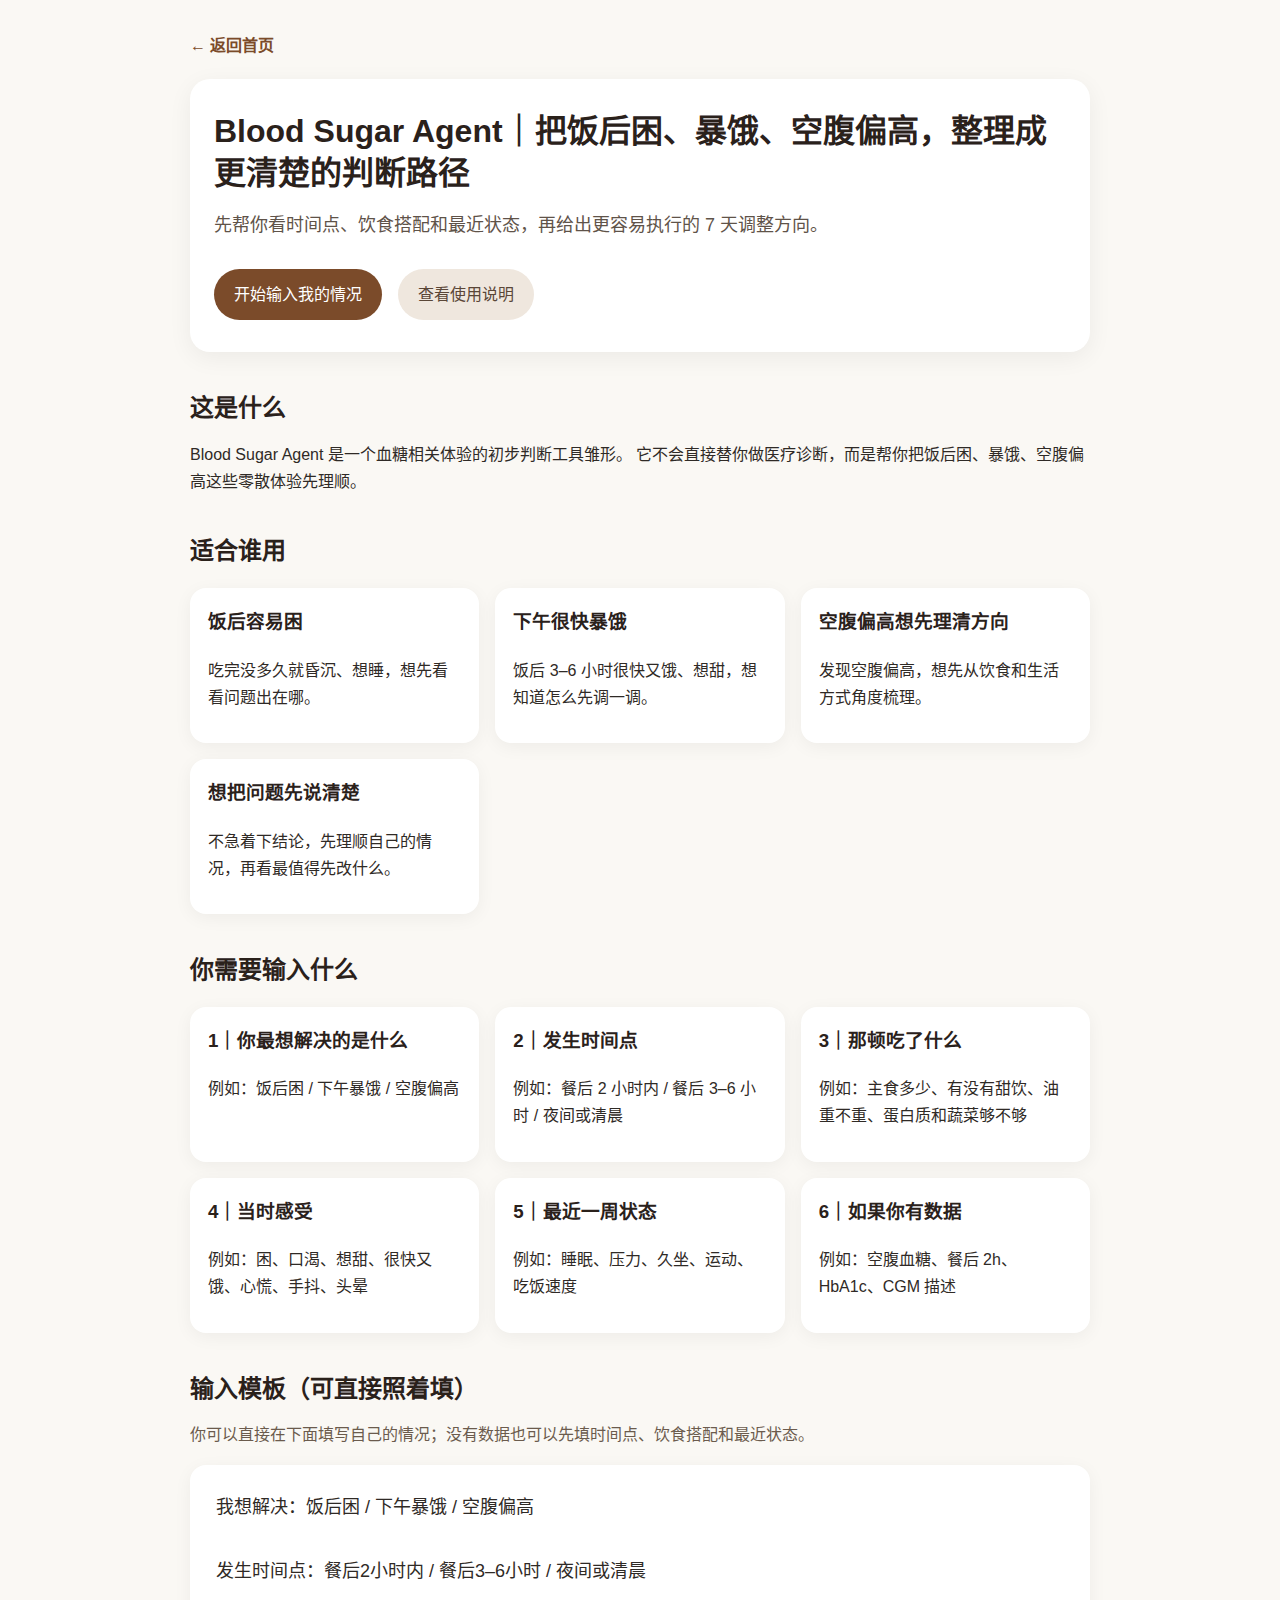
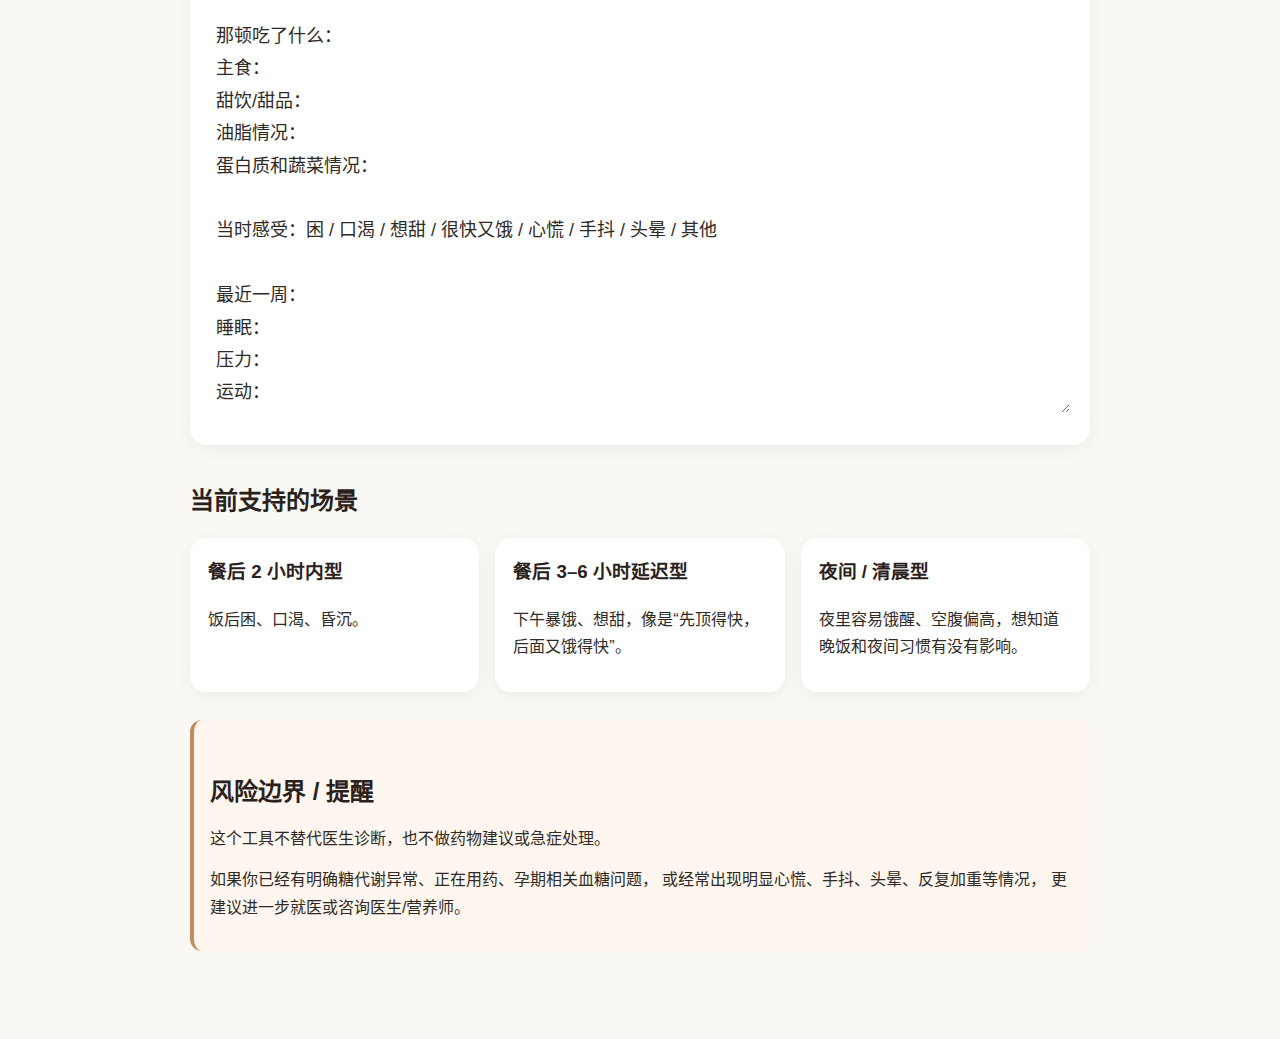
<file: content/blood-sugar-agent.html>
<!DOCTYPE html>
<html lang="zh-CN">
<head>
  <meta charset="UTF-8" />
  <meta name="viewport" content="width=device-width, initial-scale=1.0" />
  <title>Blood Sugar Agent | 她的健康书</title>
  <style>
    body {
      font-family: Arial, "PingFang SC", "Microsoft YaHei", sans-serif;
      line-height: 1.7;
      margin: 0;
      background: #faf8f4;
      color: #2f2a26;
    }

    .container {
      max-width: 900px;
      margin: 0 auto;
      padding: 32px 20px 60px;
    }

    .hero {
      background: #fff;
      border-radius: 20px;
      padding: 32px 24px;
      margin-bottom: 24px;
      box-shadow: 0 6px 24px rgba(0, 0, 0, 0.06);
    }

    h1, h2, h3 {
      margin-top: 0;
      color: #2a211b;
    }

    h1 {
      font-size: 32px;
      line-height: 1.3;
      margin-bottom: 16px;
    }

    h2 {
      font-size: 24px;
      margin-bottom: 12px;
      margin-top: 36px;
    }

    p {
      margin: 0 0 14px;
    }

    .subtitle {
      font-size: 18px;
      color: #5f5349;
      margin-bottom: 20px;
    }

    .btn {
      display: inline-block;
      background: #7b4b2a;
      color: #fff;
      text-decoration: none;
      padding: 12px 20px;
      border-radius: 999px;
      margin-right: 12px;
      margin-top: 8px;
    }

    .btn-secondary {
      background: #efe7de;
      color: #5a4637;
    }

    .card-grid {
      display: grid;
      grid-template-columns: repeat(auto-fit, minmax(220px, 1fr));
      gap: 16px;
      margin-top: 16px;
    }

    .card {
      background: #fff;
      border-radius: 16px;
      padding: 18px;
      box-shadow: 0 4px 18px rgba(0, 0, 0, 0.05);
    }

    .section {
      margin-bottom: 28px;
    }

    ul {
      padding-left: 20px;
    }

    .notice {
      background: #fff7ef;
      border-left: 4px solid #c48a57;
      padding: 16px;
      border-radius: 12px;
    }

    .back-link {
      display: inline-block;
      margin-bottom: 20px;
      color: #7b4b2a;
      text-decoration: none;
      font-weight: bold;
    }
  </style>
</head>
<body>
  <div class="container">
    <a class="back-link" href="index.html">← 返回首页</a>

    <section class="hero">
      <h1>Blood Sugar Agent｜把饭后困、暴饿、空腹偏高，整理成更清楚的判断路径</h1>
      <p class="subtitle">
        先帮你看时间点、饮食搭配和最近状态，再给出更容易执行的 7 天调整方向。
      </p>
      <a class="btn" href="#input">开始输入我的情况</a>
      <a class="btn btn-secondary" href="#guide">查看使用说明</a>
    </section>

    <section class="section">
      <h2>这是什么</h2>
      <p>
        Blood Sugar Agent 是一个血糖相关体验的初步判断工具雏形。
        它不会直接替你做医疗诊断，而是帮你把饭后困、暴饿、空腹偏高这些零散体验先理顺。
      </p>
    </section>

    <section class="section">
      <h2>适合谁用</h2>
      <div class="card-grid">
        <div class="card">
          <h3>饭后容易困</h3>
          <p>吃完没多久就昏沉、想睡，想先看看问题出在哪。</p>
        </div>
        <div class="card">
          <h3>下午很快暴饿</h3>
          <p>饭后 3–6 小时很快又饿、想甜，想知道怎么先调一调。</p>
        </div>
        <div class="card">
          <h3>空腹偏高想先理清方向</h3>
          <p>发现空腹偏高，想先从饮食和生活方式角度梳理。</p>
        </div>
        <div class="card">
          <h3>想把问题先说清楚</h3>
          <p>不急着下结论，先理顺自己的情况，再看最值得先改什么。</p>
        </div>
      </div>
    </section>

    <section class="section" id="input">
      <h2>你需要输入什么</h2>
      <div class="card-grid">
        <div class="card"><h3>1｜你最想解决的是什么</h3><p>例如：饭后困 / 下午暴饿 / 空腹偏高</p></div>
        <div class="card"><h3>2｜发生时间点</h3><p>例如：餐后 2 小时内 / 餐后 3–6 小时 / 夜间或清晨</p></div>
        <div class="card"><h3>3｜那顿吃了什么</h3><p>例如：主食多少、有没有甜饮、油重不重、蛋白质和蔬菜够不够</p></div>
        <div class="card"><h3>4｜当时感受</h3><p>例如：困、口渴、想甜、很快又饿、心慌、手抖、头晕</p></div>
        <div class="card"><h3>5｜最近一周状态</h3><p>例如：睡眠、压力、久坐、运动、吃饭速度</p></div>
        <div class="card"><h3>6｜如果你有数据</h3><p>例如：空腹血糖、餐后 2h、HbA1c、CGM 描述</p></div>
      </div>
      <section class="section">
  <h2>输入模板（可直接照着填）</h2>
  <p style="margin-bottom: 16px; color: #6b5b4d;">
  你可以直接在下面填写自己的情况；没有数据也可以先填时间点、饮食搭配和最近状态。
</p>
    <div class="card" style="padding: 24px;">
    <textarea style="width: 100%; min-height: 520px; border: none; outline: none; resize: vertical; font-size: 18px; line-height: 1.8; font-family: Arial, 'PingFang SC', 'Microsoft YaHei', sans-serif; color: #2f2a26; background: transparent;">我想解决：饭后困 / 下午暴饿 / 空腹偏高

发生时间点：餐后2小时内 / 餐后3–6小时 / 夜间或清晨

那顿吃了什么：
主食：
甜饮/甜品：
油脂情况：
蛋白质和蔬菜情况：

当时感受：困 / 口渴 / 想甜 / 很快又饿 / 心慌 / 手抖 / 头晕 / 其他

最近一周：
睡眠：
压力：
运动：
久坐：
吃饭速度：

如果你有数据（没有也可以）：
空腹血糖：
餐后2小时：
HbA1c：
CGM（如有）：

我最困扰的一点是：</textarea>
  </div>
    </section>

    <section class="section" id="guide">
      <h2>当前支持的场景</h2>
      <div class="card-grid">
        <div class="card">
          <h3>餐后 2 小时内型</h3>
          <p>饭后困、口渴、昏沉。</p>
        </div>
        <div class="card">
          <h3>餐后 3–6 小时延迟型</h3>
          <p>下午暴饿、想甜，像是“先顶得快，后面又饿得快”。</p>
        </div>
        <div class="card">
          <h3>夜间 / 清晨型</h3>
          <p>夜里容易饿醒、空腹偏高，想知道晚饭和夜间习惯有没有影响。</p>
        </div>
      </div>
    </section>

    <section class="section notice">
      <h2>风险边界 / 提醒</h2>
      <p>这个工具不替代医生诊断，也不做药物建议或急症处理。</p>
      <p>
        如果你已经有明确糖代谢异常、正在用药、孕期相关血糖问题，
        或经常出现明显心慌、手抖、头晕、反复加重等情况，
        更建议进一步就医或咨询医生/营养师。
      </p>
    </section>
  </div>
</body>
</html>
</file>
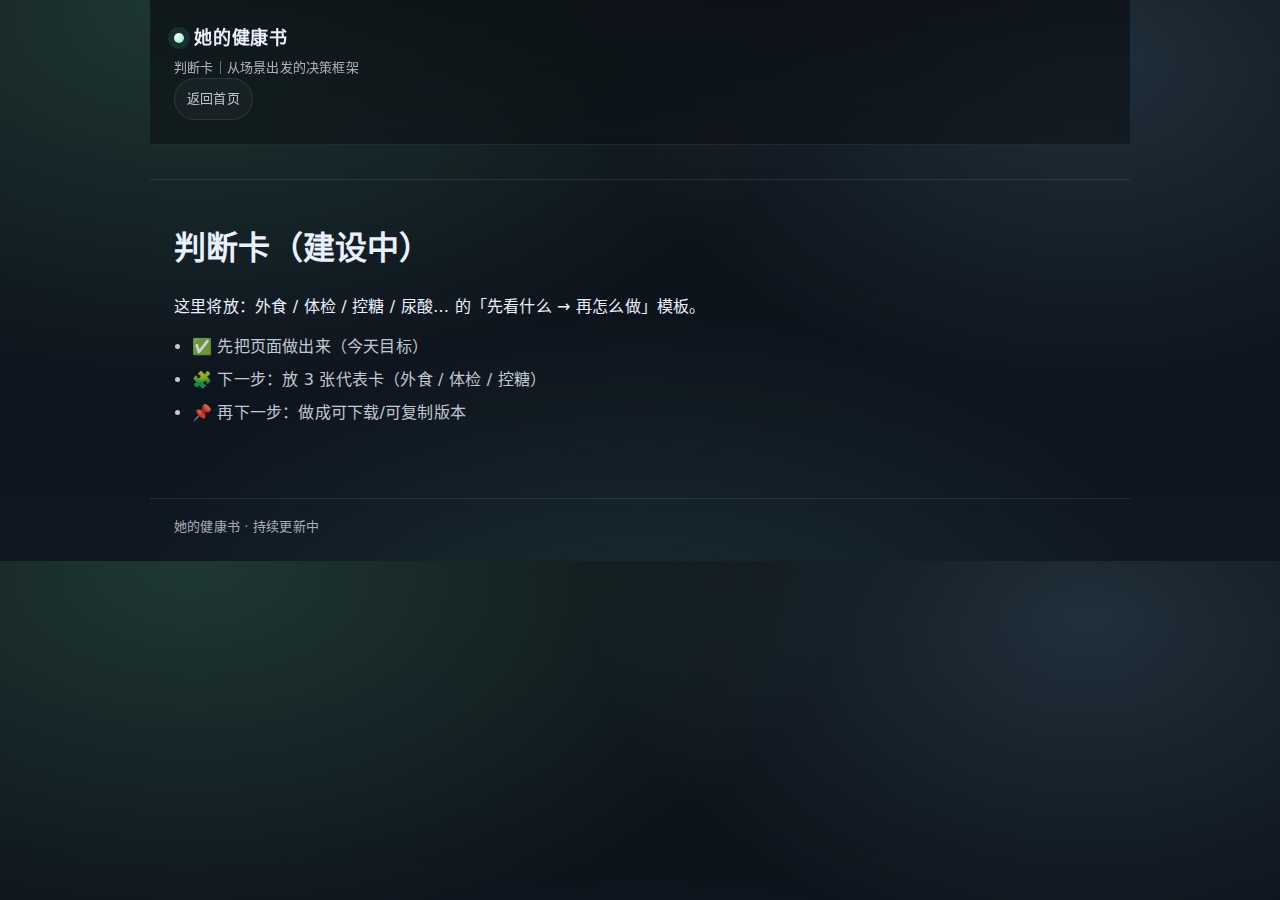
<file: content/judgement-cards.html>
<!doctype html>
<html lang="zh-CN">
<head>
  <meta charset="utf-8" />
  <meta name="viewport" content="width=device-width, initial-scale=1" />
  <title>判断卡｜她的健康书</title>
  <link rel="stylesheet" href="../assets/css/style.css" />
</head>
<body>
  <header class="container">
    <div class="brand">
      <div class="logo">她的健康书</div>
      <div class="tag">判断卡｜从场景出发的决策框架</div>
    </div>
    <nav class="nav">
      <a href="../index.html">返回首页</a>
    </nav>
  </header>

  <main class="container section">
    <h1>判断卡（建设中）</h1>
    <p class="lead">这里将放：外食 / 体检 / 控糖 / 尿酸… 的「先看什么 → 再怎么做」模板。</p>

    <ul class="list">
      <li>✅ 先把页面做出来（今天目标）</li>
      <li>🧩 下一步：放 3 张代表卡（外食 / 体检 / 控糖）</li>
      <li>📌 再下一步：做成可下载/可复制版本</li>
    </ul>
  </main>

  <footer class="container footer">
    <span>她的健康书 · 持续更新中</span>
  </footer>
</body>
</html>
</file>
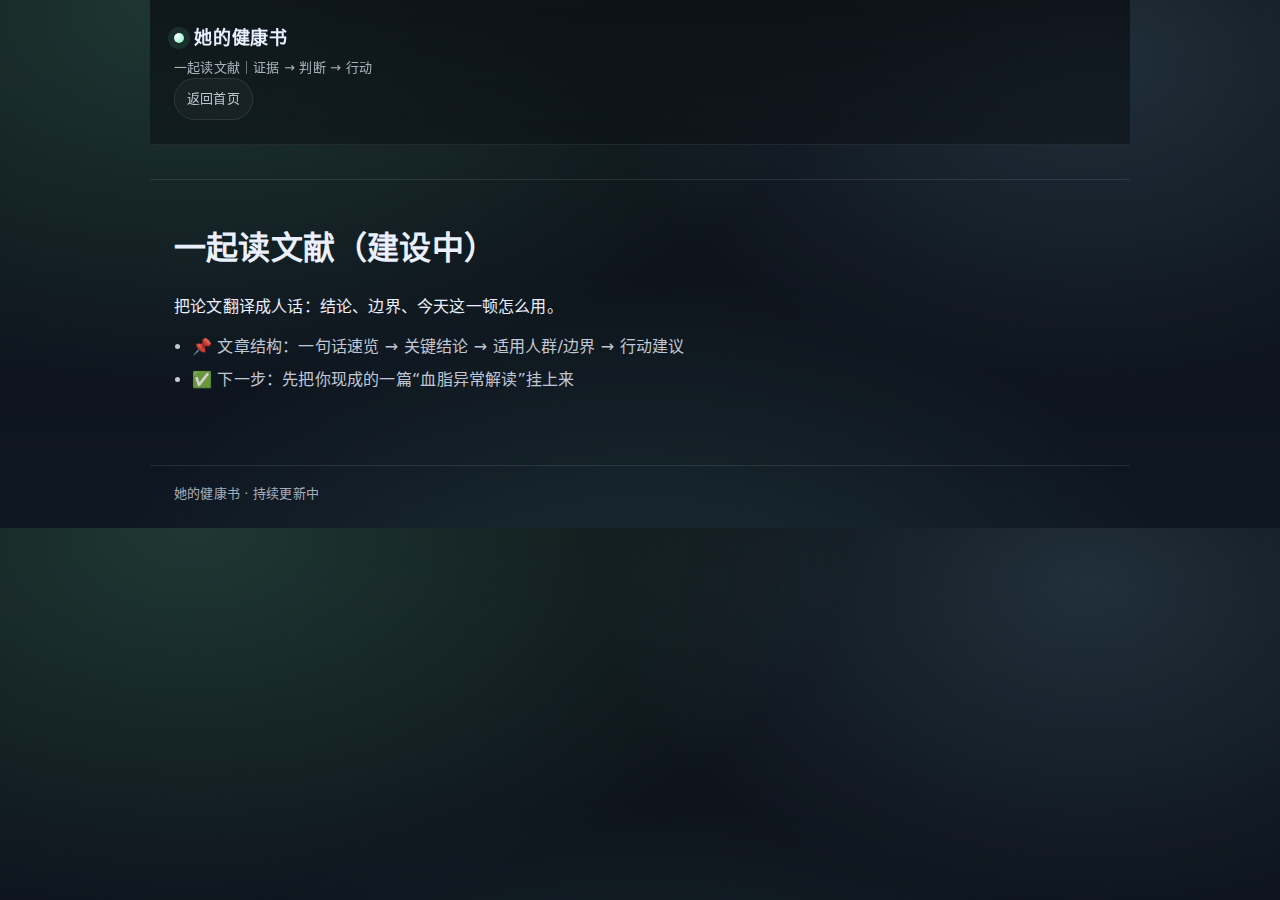
<file: content/papers.html>
<!doctype html>
<html lang="zh-CN">
<head>
  <meta charset="utf-8" />
  <meta name="viewport" content="width=device-width, initial-scale=1" />
  <title>一起读文献｜她的健康书</title>
  <link rel="stylesheet" href="../assets/css/style.css" />
</head>
<body>
  <header class="container">
    <div class="brand">
      <div class="logo">她的健康书</div>
      <div class="tag">一起读文献｜证据 → 判断 → 行动</div>
    </div>
    <nav class="nav">
      <a href="../index.html">返回首页</a>
    </nav>
  </header>

  <main class="container section">
    <h1>一起读文献（建设中）</h1>
    <p class="lead">把论文翻译成人话：结论、边界、今天这一顿怎么用。</p>

    <ul class="list">
      <li>📌 文章结构：一句话速览 → 关键结论 → 适用人群/边界 → 行动建议</li>
      <li>✅ 下一步：先把你现成的一篇“血脂异常解读”挂上来</li>
    </ul>
  </main>

  <footer class="container footer">
    <span>她的健康书 · 持续更新中</span>
  </footer>
</body>
</html>
</file>
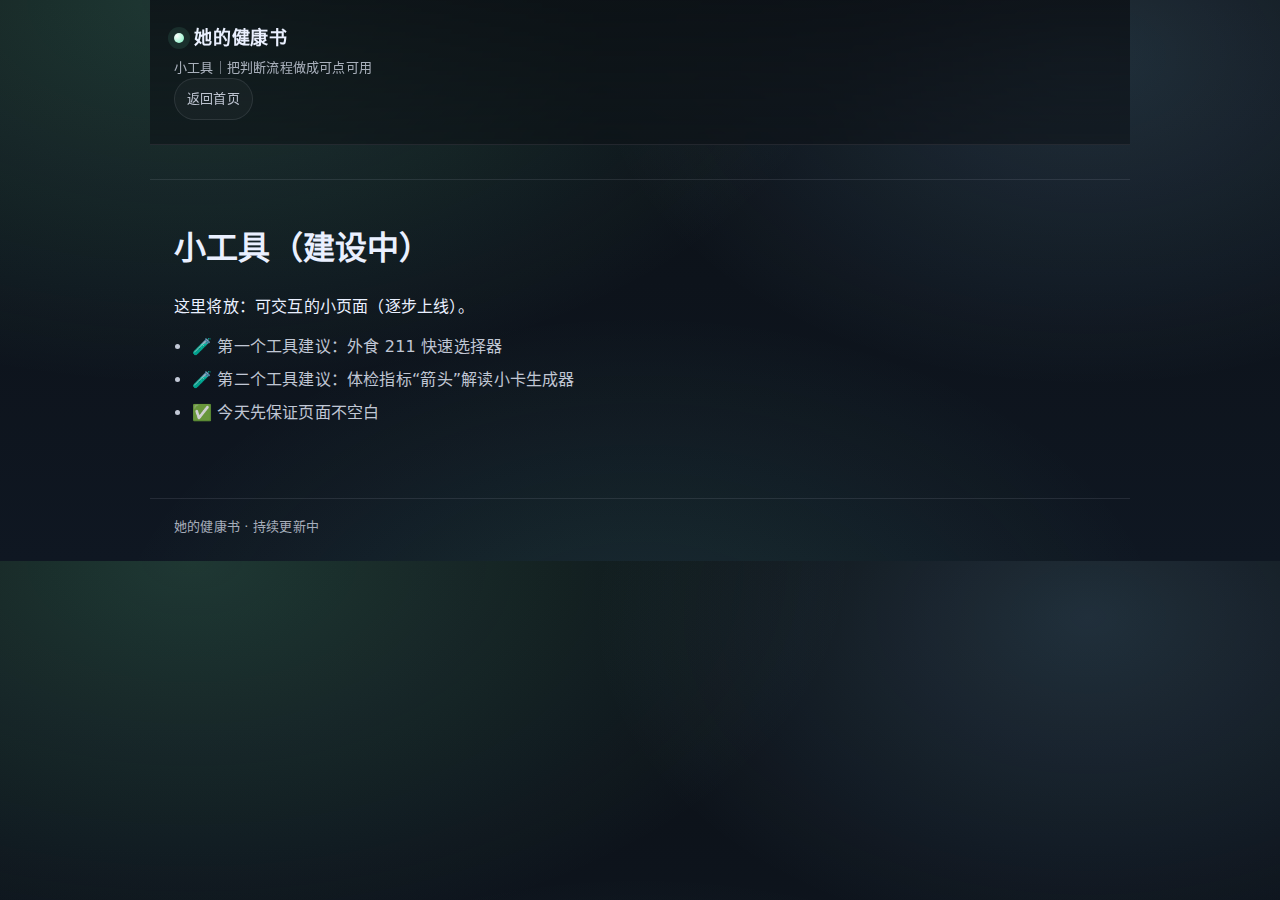
<file: content/tools.html>
<!doctype html>
<html lang="zh-CN">
<head>
  <meta charset="utf-8" />
  <meta name="viewport" content="width=device-width, initial-scale=1" />
  <title>小工具｜她的健康书</title>
  <link rel="stylesheet" href="../assets/css/style.css" />
</head>
<body>
  <header class="container">
    <div class="brand">
      <div class="logo">她的健康书</div>
      <div class="tag">小工具｜把判断流程做成可点可用</div>
    </div>
    <nav class="nav">
      <a href="../index.html">返回首页</a>
    </nav>
  </header>

  <main class="container section">
    <h1>小工具（建设中）</h1>
    <p class="lead">这里将放：可交互的小页面（逐步上线）。</p>

    <ul class="list">
      <li>🧪 第一个工具建议：外食 211 快速选择器</li>
      <li>🧪 第二个工具建议：体检指标“箭头”解读小卡生成器</li>
      <li>✅ 今天先保证页面不空白</li>
    </ul>
  </main>

  <footer class="container footer">
    <span>她的健康书 · 持续更新中</span>
  </footer>
</body>
</html>
</file>
<file: assets/css/style.css>
:root{
  --max: 980px;
  --pad: 24px;

  --bg0:#0b0f14;
  --bg1:#0f1722;
  --text:#eaf0ff;
  --muted:rgba(234,240,255,.70);
  --line:rgba(234,240,255,.10);

  --card:rgba(255,255,255,.06);
  --card2:rgba(255,255,255,.085);

  --accent:#79f2c0;   /* mint */
  --accent2:#8fd3ff;  /* cool blue */
  --shadow: 0 20px 60px rgba(0,0,0,.45);
  --shadow2: 0 12px 30px rgba(0,0,0,.35);

  --r: 18px;
}

*{ box-sizing:border-box; }
html{ scroll-behavior:smooth; }
body{
  margin:0;
  color:var(--text);
  background:
    radial-gradient(1200px 700px at 15% 0%, rgba(121,242,192,.18), transparent 55%),
    radial-gradient(900px 600px at 85% 10%, rgba(143,211,255,.16), transparent 55%),
    radial-gradient(900px 600px at 50% 120%, rgba(121,242,192,.10), transparent 60%),
    linear-gradient(180deg, var(--bg0), var(--bg1));
  font-family: ui-sans-serif, system-ui, -apple-system, "Segoe UI", Arial;
  line-height: 1.55;
  letter-spacing: .2px;
}

a{ color:inherit; text-decoration:none; }
.container{ max-width: var(--max); margin: 0 auto; padding: var(--pad); }

header.container{
  position: sticky;
  top: 0;
  z-index: 20;
  backdrop-filter: blur(14px);
  background: linear-gradient(180deg, rgba(11,15,20,.78), rgba(11,15,20,.52));
  border-bottom: 1px solid var(--line);
}

.brand{ display:flex; flex-direction:column; gap:6px; }
.logo{
  font-weight: 800;
  font-size: 18px;
  letter-spacing: .8px;
  text-transform: none;
  display:flex;
  align-items:center;
  gap:10px;
}
.logo::before{
  content:"";
  width:10px; height:10px;
  border-radius:999px;
  background: radial-gradient(circle at 30% 30%, #fff, var(--accent));
  box-shadow: 0 0 0 6px rgba(121,242,192,.10);
}

.tag{
  font-size: 13px;
  color: var(--muted);
}

.nav{
  display:flex;
  gap: 10px;
  align-items:center;
}
.nav a{
  font-size: 13px;
  color: rgba(234,240,255,.78);
  padding: 10px 12px;
  border: 1px solid rgba(234,240,255,.10);
  background: rgba(255,255,255,.03);
  border-radius: 999px;
  transition: transform .2s ease, background .2s ease, border-color .2s ease;
}
.nav a:hover{
  transform: translateY(-1px);
  background: rgba(255,255,255,.06);
  border-color: rgba(234,240,255,.18);
}

.hero{
  padding: 34px 0 10px;
}
.hero h1{
  margin: 12px 0 10px;
  font-size: clamp(34px, 4.2vw, 54px);
  line-height: 1.05;
  letter-spacing: -0.6px;
}
.hero .lead{
  margin: 0;
  max-width: 62ch;
  color: var(--muted);
  font-size: 16px;
}
.kicker{
  display:inline-flex;
  align-items:center;
  gap: 10px;
  padding: 8px 12px;
  border-radius: 999px;
  border: 1px solid rgba(234,240,255,.10);
  background: rgba(255,255,255,.03);
  color: rgba(234,240,255,.86);
  font-size: 12.5px;
}
.kicker b{
  color: var(--text);
  font-weight: 700;
}
.kicker .dot{
  width:6px; height:6px; border-radius:999px;
  background: var(--accent);
  box-shadow: 0 0 0 6px rgba(121,242,192,.10);
}

.cards{
  display:grid;
  grid-template-columns: repeat(auto-fit, minmax(240px, 1fr));
  gap: 14px;
  margin-top: 22px;
}
.card{
  position: relative;
  overflow: hidden;
  border-radius: var(--r);
  border: 1px solid rgba(234,240,255,.12);
  background: linear-gradient(180deg, var(--card), rgba(255,255,255,.03));
  box-shadow: var(--shadow2);
  padding: 18px;
  transition: transform .25s ease, border-color .25s ease, background .25s ease;
}
.card::before{
  content:"";
  position:absolute;
  inset:-2px;
  background: radial-gradient(600px 240px at 20% 0%, rgba(121,242,192,.22), transparent 55%),
              radial-gradient(600px 240px at 90% 10%, rgba(143,211,255,.18), transparent 55%);
  opacity: .0;
  transition: opacity .25s ease;
}
.card:hover{
  transform: translateY(-4px);
  border-color: rgba(234,240,255,.22);
  background: linear-gradient(180deg, var(--card2), rgba(255,255,255,.04));
}
.card:hover::before{ opacity: .8; }
.card > *{ position: relative; }

.card h2{
  margin: 0 0 8px;
  font-size: 18px;
  letter-spacing: -.2px;
}
.card p{
  margin: 0;
  color: var(--muted);
  font-size: 14px;
}
.badge{
  display:inline-flex;
  align-items:center;
  gap:8px;
  margin-top: 14px;
  color: rgba(234,240,255,.82);
  font-size: 12.5px;
}
.badge span{
  padding: 6px 10px;
  border-radius: 999px;
  border: 1px solid rgba(234,240,255,.10);
  background: rgba(255,255,255,.03);
}

.section{
  margin-top: 34px;
  padding-top: 22px;
  border-top: 1px solid var(--line);
}
.section h2{
  margin: 0 0 12px;
  font-size: 18px;
  letter-spacing: -.2px;
}
.list{ padding-left: 18px; margin: 0; color: rgba(234,240,255,.82); }
.list li{ margin: 8px 0; }

.hint{
  color: rgba(234,240,255,.62);
  font-size: 13px;
}

.footer{
  margin-top: 40px;
  padding-top: 18px;
  border-top: 1px solid var(--line);
  display:flex;
  gap: 10px;
  align-items:center;
  justify-content: space-between;
  flex-wrap: wrap;
  color: rgba(234,240,255,.70);
  font-size: 13px;
}
.footer .mini{
  display:flex;
  gap:10px;
  align-items:center;
}
.footer .mini .pill{
  padding: 6px 10px;
  border-radius: 999px;
  border: 1px solid rgba(234,240,255,.10);
  background: rgba(255,255,255,.03);
}

@media (max-width: 520px){
  header.container{ padding: 18px; }
  .container{ padding: 18px; }
  .nav{ gap: 8px; }
  .nav a{ padding: 9px 10px; }
}/* ========== 1) 微光渐变身份分区 ========== */
.cred{
  position: relative;
  margin: 18px 0 10px;
  border-radius: 18px;
  overflow: hidden;
  border: 1px solid rgba(255,255,255,.10);
  background: rgba(255,255,255,.03);
}

.cred__inner{
  position: relative;
  padding: 14px 16px 12px;
}

.cred__glow{
  position: absolute;
  inset: -60px -120px;
  background:
    radial-gradient(closest-side at 25% 40%, rgba(125, 255, 214, .14), transparent 55%),
    radial-gradient(closest-side at 70% 55%, rgba(120, 180, 255, .12), transparent 60%),
    radial-gradient(closest-side at 50% 70%, rgba(255, 255, 255, .06), transparent 60%);
  filter: blur(14px);
  transform: translateZ(0);
  animation: breatheGlow 7.5s ease-in-out infinite;
  opacity: .9;
}

.cred__note{
  margin: 10px 0 0;
  opacity: .78;
  font-size: 14px;
  line-height: 1.75;
}

/* 超细“呼吸”动画：幅度小、速度慢 */
@keyframes breatheGlow{
  0%   { transform: translate3d(0,0,0) scale(1);   opacity: .82; }
  50%  { transform: translate3d(0,-6px,0) scale(1.02); opacity: .98; }
  100% { transform: translate3d(0,0,0) scale(1);   opacity: .82; }
}

/* 小屏更克制 */
@media (max-width: 520px){
  .cred__inner{ padding: 12px 14px 10px; }
  .cred__note{ font-size: 13px; }
}/* 控制更多身份的显示与隐藏 */
.more-credentials {
  display: none;
}

/* 展开后显示 */
.show-more.open .more-credentials {
  display: inline-block;
}

/* 按钮样式 */
.show-more button {
  background-color: transparent;
  border: none;
  color: #007bff;
  cursor: pointer;
  font-size: 14px;
  margin-top: 10px;
}/* 背景和文本色调优化 */
.cred {
    background: linear-gradient(135deg, rgba(34, 193, 195, 0.6), rgba(253, 187, 45, 0.6)); 
    padding: 20px;
    border-radius: 10px;
    box-shadow: 0 4px 10px rgba(0, 0, 0, 0.1);
    margin-top: 40px;
}

.cred__inner {
    color: #fff;
    text-align: center;
}

/* 让身份标签更显眼，添加圆角、微光和阴影效果 */
.pills {
    display: flex;
    justify-content: center;
    gap: 20px;
    margin-bottom: 20px;
}

.pill {
    background-color: rgba(255, 255, 255, 0.2);
    color: #fff;
    padding: 10px 20px;
    border-radius: 30px;
    font-size: 16px;
    font-weight: 500;
    transition: all 0.3s ease;
    box-shadow: 0px 4px 6px rgba(0, 0, 0, 0.2);
}

.pill:hover {
    background-color: rgba(255, 255, 255, 0.4);
    transform: translateY(-5px);
    box-shadow: 0px 6px 12px rgba(0, 0, 0, 0.3);
}

/* 增加按钮的设计感 */
button.toggle-button,
button#show-credentials {
    background-color: #42a5f5;
    color: white;
    padding: 10px 20px;
    border: none;
    border-radius: 50px;
    font-size: 16px;
    cursor: pointer;
    margin-top: 20px;
    transition: background-color 0.3s ease;
}

button.toggle-button:hover,
button#show-credentials:hover {
    background-color: #1e88e5;
}

/* 鼠标悬浮在按钮上时效果 */
button:active {
    transform: scale(0.98);
}

/* 文本样式优化 */
.cred__note {
    color: #f1f1f1;
    font-size: 18px;
    line-height: 1.6;
    margin-top: 20px;
}
</file>
